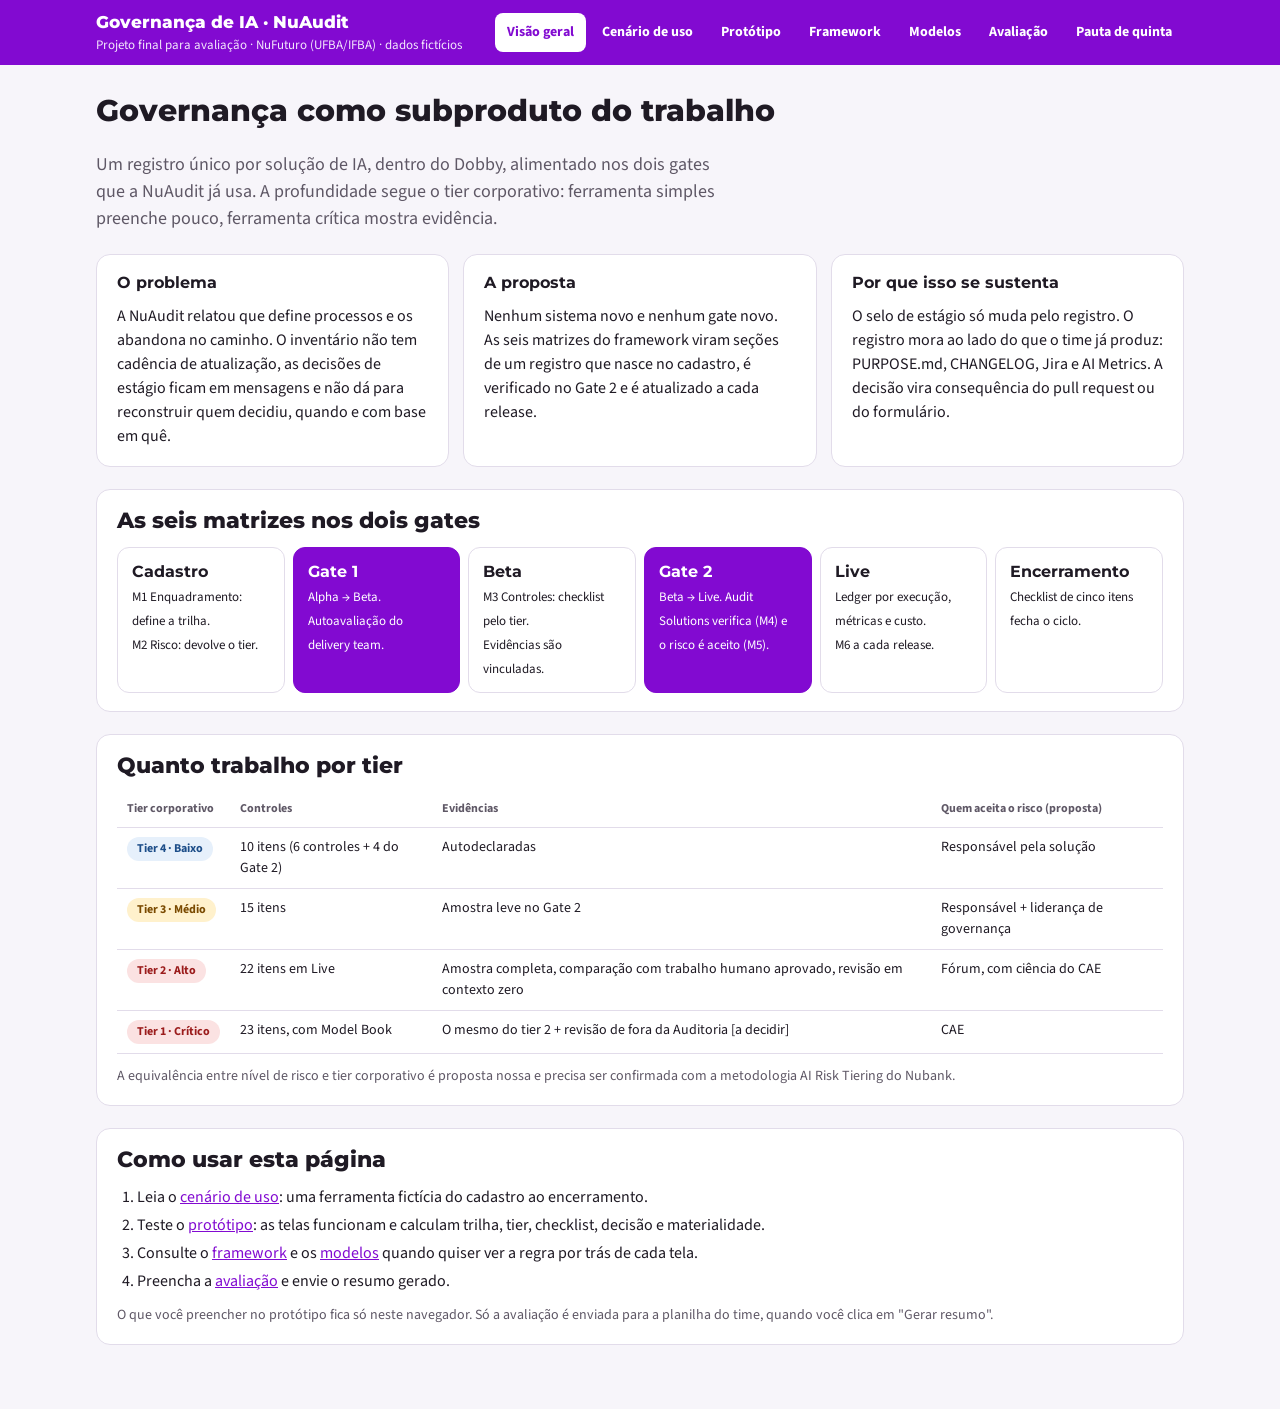
<file: index.html>
<!DOCTYPE html>
<html lang="pt-BR">
<head>
<meta charset="utf-8">
<meta name="viewport" content="width=device-width, initial-scale=1">
<meta name="robots" content="noindex, nofollow">
<title>Governança de IA NuAudit: projeto final</title>
<link rel="preconnect" href="https://fonts.googleapis.com">
<link rel="stylesheet" href="https://fonts.googleapis.com/css2?family=Montserrat:wght@600;700;800&family=Source+Sans+3:wght@400;600;700&display=swap">
<style>
:root{
  /* layout: barra de abas fixa no topo, coluna única de até 1120px; roxo como única cor de destaque */
  --ink:#1F1A24; --muted:#5F5866; --line:#E2DCEA; --bg:#F7F5FA; --card:#FFFFFF;
  --accent:#820AD1; --accent-dark:#5E0794; --lil:#F2EDF7;
  --ok-bg:#E3F1E6; --ok:#1E5E2E; --warn-bg:#FFF1CC; --warn:#7A4A00; --bad-bg:#FBE2E2; --bad:#9B1C1C; --info-bg:#E6F0FB; --info:#1D4E89;
  --display:'Montserrat','Segoe UI',Arial,sans-serif; --body:'Source Sans 3','Segoe UI',Arial,sans-serif;
  color-scheme:light;
}
*{box-sizing:border-box}
html{scroll-behavior:smooth}
body{margin:0;background:var(--bg);color:var(--ink);font-family:var(--body);font-size:16px;line-height:1.5}
h1,h2,h3{font-family:var(--display);text-wrap:balance;line-height:1.2;margin:0}
h1{font-size:30px;font-weight:800} h2{font-size:22px;font-weight:800} h3{font-size:16px;font-weight:700}
p{margin:0} a{color:var(--accent)} a:hover{color:var(--accent-dark)}
:focus-visible{outline:3px solid var(--accent-dark);outline-offset:2px}
header.top{position:sticky;top:0;z-index:5;background:var(--accent);color:#fff}
.top-in{max-width:1120px;margin:0 auto;padding:10px 16px;display:flex;flex-wrap:wrap;gap:8px 20px;align-items:center;justify-content:space-between}
.brand{font-family:var(--display);font-weight:800;font-size:17px}
.brand small{display:block;font-family:var(--body);font-weight:400;font-size:13px;color:#F3E6FC}
nav.tabs{display:flex;flex-wrap:wrap;gap:4px}
nav.tabs a{color:#fff;text-decoration:none;font-weight:700;font-size:14px;padding:9px 12px;border-radius:8px}
nav.tabs a[aria-current="page"]{background:#fff;color:var(--accent)}
main{max-width:1120px;margin:0 auto;padding:28px 16px 64px}
section.view{display:none;flex-direction:column;gap:22px}
section.view.on{display:flex}
.lead{font-size:18px;color:var(--muted);max-width:70ch}
.card{background:var(--card);border:1px solid var(--line);border-radius:14px;padding:18px 20px}
.grid{display:grid;gap:14px;grid-template-columns:repeat(auto-fit,minmax(240px,1fr))}
.stack{display:flex;flex-direction:column;gap:12px}
.row{display:flex;flex-wrap:wrap;gap:10px;align-items:center}
.muted{color:var(--muted)} .small{font-size:14px}
ul,ol{margin:0;padding-left:20px} li+li{margin-top:4px}
.chip{display:inline-block;padding:3px 10px;border-radius:999px;font-size:12px;font-weight:700;white-space:nowrap;background:var(--lil);color:var(--accent-dark)}
.chip.ok{background:var(--ok-bg);color:var(--ok)} .chip.warn{background:var(--warn-bg);color:var(--warn)} .chip.bad{background:var(--bad-bg);color:var(--bad)} .chip.info{background:var(--info-bg);color:var(--info)} .chip.grey{background:#EFEDF1;color:#4A4550}
.btn{display:inline-flex;align-items:center;justify-content:center;min-height:44px;padding:0 18px;border-radius:8px;border:2px solid var(--accent);background:var(--accent);color:#fff;font:inherit;font-weight:700;cursor:pointer;text-decoration:none}
.btn:hover{background:var(--accent-dark);border-color:var(--accent-dark);color:#fff}
.btn.ghost{background:#fff;color:var(--accent)} .btn.ghost:hover{background:var(--lil);color:var(--accent-dark)}
.btn.sm{min-height:36px;padding:0 12px;font-size:14px}
.tri button{min-height:40px;min-width:54px;padding:0 10px;border-radius:8px;border:2px solid #CFC6DA;background:#fff;color:var(--ink);font:inherit;font-weight:700;font-size:14px;cursor:pointer}
.tri button[aria-pressed="true"]{background:var(--accent);border-color:var(--accent);color:#fff}
label.f{display:flex;flex-direction:column;gap:4px;font-size:13px;font-weight:700}
input[type=text],input[type=number],select,textarea{min-height:42px;padding:8px 10px;border:0;border-bottom:2px solid #8E7FA3;border-radius:8px;background:var(--lil);font:inherit;color:var(--ink);width:100%}
input[type=checkbox]{width:20px;height:20px;accent-color:var(--accent)}
.tw{overflow-x:auto}
table{border-collapse:collapse;width:100%;font-size:14px}
th,td{text-align:left;vertical-align:top;padding:9px 10px;border-bottom:1px solid var(--line)}
th{font-size:12px;color:var(--muted);font-weight:700}
td.num{font-variant-numeric:tabular-nums}
.result{border-radius:14px;padding:16px 20px}
.result .big{font-family:var(--display);font-weight:800;font-size:24px;margin-top:2px}
.r-ok{background:var(--ok-bg);color:var(--ok)} .r-warn{background:var(--warn-bg);color:var(--warn)} .r-bad{background:var(--bad-bg);color:var(--bad)} .r-info{background:var(--info-bg);color:var(--info)} .r-lil{background:var(--lil);color:var(--accent-dark)}
.eyebrow{font-size:12px;font-weight:700;text-transform:uppercase;letter-spacing:.05em}
.flow{display:flex;flex-wrap:wrap;gap:8px;align-items:stretch}
.flow .st{flex:1 1 150px;background:var(--card);border:1px solid var(--line);border-radius:12px;padding:12px 14px}
.flow .st.gate{background:var(--accent);border-color:var(--accent);color:#fff}
.flow .st b{font-family:var(--display);display:block}
.flow .st span{font-size:13px}
details{background:var(--card);border:1px solid var(--line);border-radius:12px;padding:0 18px}
details>summary{cursor:pointer;font-family:var(--display);font-weight:700;padding:14px 0;min-height:44px}
details>div{padding:0 0 18px;display:flex;flex-direction:column;gap:12px}
.subnav{display:flex;flex-wrap:wrap;gap:6px}
.subnav button{min-height:40px;padding:0 12px;border-radius:8px;border:1px solid var(--line);background:#fff;font:inherit;font-size:14px;font-weight:700;color:var(--ink);cursor:pointer}
.subnav button[aria-current="true"]{background:var(--accent);border-color:var(--accent);color:#fff}
.step{display:flex;gap:14px;align-items:flex-start}
.step .n{flex:0 0 36px;height:36px;border-radius:18px;background:var(--accent);color:#fff;font-family:var(--display);font-weight:800;display:flex;align-items:center;justify-content:center}
.step .b{flex:1;min-width:0;display:flex;flex-direction:column;gap:6px}
pre{margin:0;background:#1F1A24;color:#F3E6FC;padding:14px 16px;border-radius:10px;overflow-x:auto;font-size:13px;line-height:1.5;white-space:pre}
.note{border-left:0;background:var(--lil);border-radius:10px;padding:10px 14px;font-size:14px}
.sr{position:absolute;width:1px;height:1px;overflow:hidden;clip:rect(0 0 0 0)}
@media (prefers-reduced-motion:reduce){html{scroll-behavior:auto}}
</style>
</head>
<body>
<header class="top"><div class="top-in">
  <div class="brand">Governança de IA · NuAudit<small>Projeto final para avaliação · NuFuturo (UFBA/IFBA) · dados fictícios</small></div>
  <nav class="tabs" aria-label="Seções">
    <a href="#inicio">Visão geral</a><a href="#cenario">Cenário de uso</a><a href="#prototipo">Protótipo</a><a href="#framework">Framework</a><a href="#modelos">Modelos</a><a href="#avaliacao">Avaliação</a><a href="#quinta">Pauta de quinta</a>
  </nav>
</div></header>
<main>

<!-- ============ VISÃO GERAL ============ -->
<section class="view" id="v-inicio">
  <h1>Governança como subproduto do trabalho</h1>
  <p class="lead">Um registro único por solução de IA, dentro do Dobby, alimentado nos dois gates que a NuAudit já usa. A profundidade segue o tier corporativo: ferramenta simples preenche pouco, ferramenta crítica mostra evidência.</p>
  <div class="grid">
    <div class="card stack"><h3>O problema</h3><p>A NuAudit relatou que define processos e os abandona no caminho. O inventário não tem cadência de atualização, as decisões de estágio ficam em mensagens e não dá para reconstruir quem decidiu, quando e com base em quê.</p></div>
    <div class="card stack"><h3>A proposta</h3><p>Nenhum sistema novo e nenhum gate novo. As seis matrizes do framework viram seções de um registro que nasce no cadastro, é verificado no Gate 2 e é atualizado a cada release.</p></div>
    <div class="card stack"><h3>Por que isso se sustenta</h3><p>O selo de estágio só muda pelo registro. O registro mora ao lado do que o time já produz: PURPOSE.md, CHANGELOG, Jira e AI Metrics. A decisão vira consequência do pull request ou do formulário.</p></div>
  </div>
  <div class="card stack">
    <h2>As seis matrizes nos dois gates</h2>
    <div class="flow">
      <div class="st"><b>Cadastro</b><span>M1 Enquadramento: define a trilha.<br>M2 Risco: devolve o tier.</span></div>
      <div class="st gate"><b>Gate 1</b><span>Alpha → Beta. Autoavaliação do delivery team.</span></div>
      <div class="st"><b>Beta</b><span>M3 Controles: checklist pelo tier.<br>Evidências são vinculadas.</span></div>
      <div class="st gate"><b>Gate 2</b><span>Beta → Live. Audit Solutions verifica (M4) e o risco é aceito (M5).</span></div>
      <div class="st"><b>Live</b><span>Ledger por execução, métricas e custo.<br>M6 a cada release.</span></div>
      <div class="st"><b>Encerramento</b><span>Checklist de cinco itens fecha o ciclo.</span></div>
    </div>
  </div>
  <div class="card stack">
    <h2>Quanto trabalho por tier</h2>
    <div class="tw"><table>
      <thead><tr><th>Tier corporativo</th><th>Controles</th><th>Evidências</th><th>Quem aceita o risco (proposta)</th></tr></thead>
      <tbody>
        <tr><td><span class="chip info">Tier 4 · Baixo</span></td><td>10 itens (6 controles + 4 do Gate 2)</td><td>Autodeclaradas</td><td>Responsável pela solução</td></tr>
        <tr><td><span class="chip warn">Tier 3 · Médio</span></td><td>15 itens</td><td>Amostra leve no Gate 2</td><td>Responsável + liderança de governança</td></tr>
        <tr><td><span class="chip bad">Tier 2 · Alto</span></td><td>22 itens em Live</td><td>Amostra completa, comparação com trabalho humano aprovado, revisão em contexto zero</td><td>Fórum, com ciência do CAE</td></tr>
        <tr><td><span class="chip bad">Tier 1 · Crítico</span></td><td>23 itens, com Model Book</td><td>O mesmo do tier 2 + revisão de fora da Auditoria [a decidir]</td><td>CAE</td></tr>
      </tbody></table></div>
    <p class="small muted">A equivalência entre nível de risco e tier corporativo é proposta nossa e precisa ser confirmada com a metodologia AI Risk Tiering do Nubank.</p>
  </div>
  <div class="card stack">
    <h2>Como usar esta página</h2>
    <ol>
      <li>Leia o <a href="#cenario">cenário de uso</a>: uma ferramenta fictícia do cadastro ao encerramento.</li>
      <li>Teste o <a href="#prototipo">protótipo</a>: as telas funcionam e calculam trilha, tier, checklist, decisão e materialidade.</li>
      <li>Consulte o <a href="#framework">framework</a> e os <a href="#modelos">modelos</a> quando quiser ver a regra por trás de cada tela.</li>
      <li>Preencha a <a href="#avaliacao">avaliação</a> e envie o resumo gerado.</li>
    </ol>
    <p class="small muted">O que você preencher no protótipo fica só neste navegador. Só a avaliação é enviada para a planilha do time, quando você clica em "Gerar resumo".</p>
  </div>
</section>

<!-- ============ CENÁRIO ============ -->
<section class="view" id="v-cenario">
  <h1>Cenário de uso: do cadastro ao encerramento</h1>
  <p class="lead">Bruna, auditora do pack de Crédito, criou o agente fictício "Resumo de evidências". Ele resume papéis de trabalho para o auditor revisar. Elisa é da Audit Solutions e faz o papel de challenger. Todos os nomes e dados são inventados.</p>
  <div class="card stack" id="cen-steps"></div>
  <div class="note">Os tempos de cada passo não estão no cenário de propósito: medir o tempo por gate é um dos objetivos do piloto.</div>
</section>

<!-- ============ PROTÓTIPO ============ -->
<section class="view" id="v-prototipo">
  <div class="row" style="justify-content:space-between">
    <div><h1>Protótipo do módulo de governança</h1><p class="muted">Simula o módulo dentro do Dobby. Solução selecionada: <b id="cur-name"></b></p></div>
    <button class="btn ghost sm" data-act="reset">Restaurar exemplo</button>
  </div>
  <div class="subnav" id="subnav" role="tablist" aria-label="Telas do protótipo"></div>
  <div id="proto" class="stack" aria-live="polite"></div>
</section>

<!-- ============ FRAMEWORK ============ -->
<section class="view" id="v-framework">
  <h1>Framework de referência</h1>
  <p class="lead">As regras por trás das telas. Cada bloco indica de onde veio.</p>
  <details open><summary>1. Matrizes, momentos e papéis</summary><div>
    <div class="tw"><table><thead><tr><th>Momento</th><th>Matriz</th><th>Quem faz</th><th>Saída</th></tr></thead><tbody>
    <tr><td>Cadastro, até o Gate 1</td><td>M1 Enquadramento</td><td>Delivery team; validação por quem não preencheu</td><td>Trilha: Expressa, Padrão ou Reforçada</td></tr>
    <tr><td>Cadastro, até o Gate 1</td><td>M2 Risco inerente</td><td>Delivery team; validação por quem não preencheu</td><td>Tier corporativo</td></tr>
    <tr><td>Gate 2</td><td>M3 Controles</td><td>Delivery team</td><td>Checklist pelo tier</td></tr>
    <tr><td>Gate 2</td><td>M4 Evidências</td><td>Audit Solutions (challenger)</td><td>Estado de cada item obrigatório</td></tr>
    <tr><td>Gate 2</td><td>M5 Decisão de uso</td><td>Quem aceita o risco, conforme o nível</td><td>Condição, limites e validade</td></tr>
    <tr><td>Cada release</td><td>M6 Materialidade</td><td>Delivery team</td><td>Entrada no CHANGELOG; matrizes a revisar</td></tr>
    </tbody></table></div>
    <div class="tw"><table><thead><tr><th>Atividade</th><th>Delivery team</th><th>Audit Solutions</th><th>Decision team / Comitê</th><th>Quem aceita o risco</th></tr></thead><tbody>
    <tr><td>Cadastro, M1 e M2</td><td>R</td><td>C (valida)</td><td>I</td><td>—</td></tr>
    <tr><td>Gate 1</td><td>A/R</td><td>C</td><td>I</td><td>—</td></tr>
    <tr><td>M3 e evidências</td><td>R</td><td>C</td><td>I</td><td>—</td></tr>
    <tr><td>M4 e sign-off do Gate 2</td><td>C</td><td>A</td><td>C</td><td>—</td></tr>
    <tr><td>M5 Decisão de uso</td><td>C</td><td>R</td><td>I</td><td>A</td></tr>
    <tr><td>M6 Mudança</td><td>R</td><td>A (Média ou Alta)</td><td>I</td><td>A (Alta)</td></tr>
    <tr><td>Custo e métricas</td><td>A/R em Beta</td><td>A/R em Live</td><td>I</td><td>—</td></tr>
    <tr><td>Encerramento</td><td>C</td><td>A/R</td><td>I</td><td>—</td></tr>
    </tbody></table></div>
    <p class="small muted">R executa · A responde pela decisão · C consultado · I informado. Segue o RACI do Rollout Governance da NuAudit. Em aberto: a Audit Solutions pertence à própria Auditoria; para o tier 1, propomos avaliar revisão pela 2ª linha ou por Model Risk.</p>
  </div></details>
  <details><summary>2. Reconciliação: nove etapas da arquitetura × Alpha, Beta, Live</summary><div>
    <div class="tw"><table><thead><tr><th>Etapa da arquitetura (G1 a G9)</th><th>Onde acontece</th><th>O que o registro pede</th></tr></thead><tbody>
    <tr><td>G1 Ideação · G2 Caso de uso</td><td>Cadastro, em Alpha</td><td>M1 e M2 como registro leve de intenção, completável até o Gate 2</td></tr>
    <tr><td>G3 Desenvolvimento</td><td>Alpha</td><td>PURPOSE.md, prompts e configuração versionados</td></tr>
    <tr><td>G4 Validação</td><td>Gate 1 e Gate 2</td><td>Autoavaliação no Gate 1; verificação pela Audit Solutions no Gate 2</td></tr>
    <tr><td>G5 Implantação</td><td>Gate 2</td><td>M5: condição, limites, validade. Liberação em etapas: testers, beta, live</td></tr>
    <tr><td>G6 Produção</td><td>Live</td><td>Ledger por execução. A produção é um ciclo dentro do ciclo</td></tr>
    <tr><td>G7 Monitoramento</td><td>Live</td><td>Utility Score, concordância IA × auditor, custo; revisão na validade</td></tr>
    <tr><td>G8 Melhoria</td><td>Cada release</td><td>M6 no CHANGELOG</td></tr>
    <tr><td>G9 Descontinuação</td><td>Encerramento</td><td>Checklist de cinco itens</td></tr>
    </tbody></table></div>
    <p class="small muted">Fontes: Arquitetura do Framework v2 (NuFuturo), Rollout Governance (NuAudit), feedback do time técnico de 05/08/2026.</p>
  </div></details>
  <details><summary>3. M1 Enquadramento</summary><div>
    <ul id="fw-q"></ul>
    <ul><li><b>Fora do escopo:</b> sem IA ou sem vínculo com a NuAudit.</li><li><b>Reforçada:</b> algum Sim em P1, P2, P3, P4 ou P7.</li><li><b>Pendente:</b> "Não sei" em pergunta decisiva. Não autoriza uso.</li><li><b>Expressa:</b> experimento isolado, com P5 e P6 = Não. Uso real refaz o enquadramento.</li><li><b>Padrão:</b> os demais casos.</li></ul>
    <p class="small muted">Se P2 = Sim, o registro encaminha ao DPO e à Segurança da Informação. Base: Nota Técnica, Matriz 1.</p>
  </div></details>
  <details><summary>4. M2 Risco inerente e tier corporativo</summary><div>
    <p>Se a solução já tem tier corporativo, ele é importado. Se não tem, avalia-se cada cenário de falha por impacto e probabilidade (1 a 4), antes dos controles. Vale o maior nível entre os cenários, sem média.</p>
    <div class="tw"><table><thead><tr><th>Impacto \ Probabilidade</th><th>1 Rara</th><th>2 Possível</th><th>3 Provável</th><th>4 Quase certa</th></tr></thead><tbody id="fw-m2"></tbody></table></div>
    <ul><li>Dados sensíveis ou pessoais em larga escala: piso Alto.</li><li>Ação autônoma sobre TI ou finanças sem revisão prévia: Crítico.</li><li>Saída generativa com influência em relatório regulatório: sobe um nível.</li></ul>
    <p>Equivalência proposta: Crítico = tier 1, Alto = tier 2, Médio = tier 3, Baixo = tier 4 <b>[confirmar com o Nubank]</b>.</p>
    <p class="small muted">Ajuste nosso sobre a Nota Técnica: pela multiplicação original, Crítico só ocorria com 4 × 4. Na tabela acima, impacto 4 nunca fica abaixo de Alto e 4 × 3 já é Crítico.</p>
  </div></details>
  <details><summary>5. M3 Catálogo de controles e obrigatoriedade por tier</summary><div>
    <div class="tw"><table><thead><tr><th>Grupo</th><th>Controle</th><th>Evidência esperada</th><th>Tier 4</th><th>Tier 3</th><th>Tier 2</th><th>Tier 1</th><th>Biblioteca</th></tr></thead><tbody id="fw-ct"></tbody></table></div>
    <p class="small muted">"Biblioteca" aponta para os 58 controles da Arquitetura de Inventário e GRC (NuFuturo, ago. 2026). O checklist não é bloqueante: lacunas ficam registradas com responsável e prazo e pesam na M5.</p>
  </div></details>
  <details><summary>6. M4 Evidências</summary><div>
    <ul><li><b>M</b> Demonstrado: evidência localizada e teste registrado, com revisor e data.</li><li><b>P</b> Parcial. <b>N</b> Não demonstrado. <b>NT</b> Não testável. <b>NA</b> Não aplicável, com justificativa aceita.</li><li>Sem soma e sem nota global. P, N ou NT em item obrigatório impedem concluir pela auditabilidade.</li><li>Um link sozinho não comprova: o revisor testa uma amostra proporcional ao tier.</li></ul>
    <div class="tw"><table><thead><tr><th>Dimensão</th><th>Alpha</th><th>Beta</th><th>Live</th></tr></thead><tbody>
    <tr><td>Escopo, uso e identidade</td><td>Uso previsto, dono e limites registrados</td><td>Versão candidata e integrações identificadas</td><td>Versão ativa e histórico de releases recuperáveis</td></tr>
    <tr><td>Proveniência de dados, modelo e configuração</td><td>Fontes, modelo e prompt previstos</td><td>O que foi de fato usado no piloto, versionado</td><td>Mudanças ligadas à versão e às execuções</td></tr>
    <tr><td>Reconstrução de execução e decisão</td><td>Campos de registro definidos</td><td>Amostra do piloto reconstruível de ponta a ponta</td><td>Eventos recuperáveis durante a retenção</td></tr>
    <tr><td>Testes e limites</td><td>Plano e critérios</td><td>Resultados ligados à versão</td><td>Monitoramento e reavaliações</td></tr>
    <tr><td>Supervisão humana</td><td>Quem decide e como rejeita a saída</td><td>Trilha de aprovação na amostra</td><td>Intervenções e exceções recuperáveis</td></tr>
    <tr><td>Acesso, retenção e mudança</td><td>Links e responsáveis definidos</td><td>Revisor recupera os artefatos</td><td>Teste de recuperação registrado</td></tr>
    </tbody></table></div>
    <p class="small muted">Base: nota e planilha da Matriz 4 (Victor Augusto, set. 2026).</p>
  </div></details>
  <details><summary>7. M5 Decisão de uso</summary><div>
    <p>Sete critérios, de 0 a 3: 0 ausente, 1 parcial ou informal, 2 implementado e documentado, 3 implementado, documentado e verificado.</p>
    <ul><li><b>Mitigação Forte</b> (todos ≥ 2 e ao menos quatro com 3): reduz 2 níveis.</li><li><b>Adequada</b> (nenhum 0 e média ≥ 2,0): reduz 1 nível.</li><li><b>Fraca:</b> não reduz.</li><li><b>Piso:</b> inerente Alto ou Crítico nunca fica abaixo de Médio.</li></ul>
    <div class="tw"><table><thead><tr><th>Risco residual</th><th>Condição</th><th>Estágio máximo</th><th>Quem aceita (proposta)</th><th>Validade</th></tr></thead><tbody>
    <tr><td>Baixo</td><td>Liberado</td><td>Live</td><td>Responsável pela solução</td><td>12 meses</td></tr>
    <tr><td>Médio</td><td>Liberado com condições</td><td>Live</td><td>Responsável + liderança de governança de IA</td><td>6 meses</td></tr>
    <tr><td>Alto</td><td>Uso restrito</td><td>Beta</td><td>Fórum de governança, com ciência do CAE</td><td>3 meses ou fim do piloto</td></tr>
    <tr><td>Crítico</td><td>Não autorizado</td><td>Alpha isolado</td><td>CAE</td><td>Até reavaliação</td></tr>
    </tbody></table></div>
    <ul><li><b>E1</b> saída com efeito sem revisão humana (C1 = 0): não autorizado.</li><li><b>E2</b> dados sem tratamento autorizado (C6 = 0): não autorizado.</li><li><b>E3</b> sem monitoramento nem desativação (C5 = 0): máximo Beta.</li><li><b>E4</b> não auditável (C4 = 0): máximo Beta.</li><li><b>E5</b> incidente grave sem tratamento: suspenso.</li></ul>
    <p class="small muted">Base: nota e planilha da Matriz 5 (Paulo, set. 2026). Harmonização nossa com a Nota Técnica consolidada: auditabilidade parcial (C4 = 1) também limita o estágio a Beta. Os papéis de aceite precisam ser traduzidos para a estrutura nova da NuAudit.</p>
  </div></details>
  <details><summary>8. M6 Materialidade da mudança</summary><div>
    <ol><li>Registrar a mudança como entrada do CHANGELOG.</li><li>Se estava prevista no envelope documentado do agente e não aciona gatilho, segue o fluxo normal de release.</li><li>Caso contrário, pontuar seis dimensões de 1 a 3: finalidade, dados, impacto e risco, funcionamento, usuários afetados, controles.</li><li>Soma 6 a 9: Baixa. 10 a 14: Média. 15 a 18: Alta. Qualquer nota 3 garante no mínimo Média.</li><li>Gatilhos que levam direto a Alta: nova finalidade principal, novo modelo ou lógica decisória, controles insuficientes, novos dados sensíveis.</li></ol>
    <p>Baixa mantém a classificação. Média revisa só as matrizes afetadas. Alta exige nova avaliação, e o aceite anterior deixa de valer. Troca de modelo na plataforma é avaliada uma vez para todos os agentes afetados. Não fracionar mudanças.</p>
    <p class="small muted">Base: pesquisa da Matriz 6 (Gustavo, set. 2026); conceito de modificação substancial do AI Act, art. 3(23) e 43(4).</p>
  </div></details>
  <details><summary>9. Encerramento (descontinuação)</summary><div>
    <p><b>Gatilhos para abrir o encerramento:</b> Utility Score na faixa baixa por dois ciclos seguidos [limiar a calibrar], substituição por outra solução, incidente grave sem correção viável, solução sem dono, aceite vencido sem renovação.</p>
    <p><b>Evidência que fecha o ciclo:</b> registro de encerramento com cinco itens.</p>
    <ol><li>Motivo e decisão registrados, com data e responsável.</li><li>Usuários e packs dependentes avisados.</li><li>Prompts, configuração e ledger arquivados.</li><li>Dados descartados conforme a política de retenção.</li><li>Acessos removidos e selo atualizado para "Encerrada".</li></ol>
    <p class="small muted">Responde ao ponto do time técnico: há critério de descontinuação, mas nunca houve encerramento formal com arquivamento. Falta definir o prazo de retenção de prompts, logs e ledgers [decisão da NuAudit].</p>
  </div></details>
  <details><summary>10. Custo e métricas</summary><div>
    <ul><li><b>Custo por agente:</b> lido da AI Metrics Platform, que já tem a coluna de custo. O registro guarda o dono do custo e um limite de alerta, definido no Gate 2.</li><li><b>Dono do custo:</b> delivery team em Beta, Audit Solutions em Live, como no RACI do Rollout Governance.</li><li><b>Verified AI Utility Score:</b> uso × satisfação, já calculado pela NuAudit. Entra na revisão de cada validade.</li><li><b>Concordância IA × auditor:</b> quantas vezes a decisão final do auditor coincide com a recomendação. É a medida de qualidade da saída.</li><li><b>Tempo por gate:</b> mede o custo da própria governança. Se subir, o processo está ficando burocrático.</li></ul>
    <div class="tw"><table><thead><tr><th>Indicador</th><th>Fonte</th></tr></thead><tbody>
    <tr><td>% de soluções em uso com registro e selo válidos</td><td>Dobby</td></tr><tr><td>% de mudanças de estágio com decisão registrada</td><td>Dobby</td></tr><tr><td>Aceites vencidos</td><td>Dobby</td></tr><tr><td>Utility Score e concordância IA × auditor por agente</td><td>AI Metrics Platform</td></tr><tr><td>Custo por agente frente ao limite</td><td>AI Metrics Platform</td></tr><tr><td>Tempo gasto por gate</td><td>Dobby</td></tr>
    </tbody></table></div>
    <p class="small muted">Metas: definir com a NuAudit depois do piloto.</p>
  </div></details>
  <details><summary>11. Matriz de riscos</summary><div>
    <div class="tw"><table><thead><tr><th>Risco</th><th>Pergunta que aciona</th><th>Controles que tratam</th><th>Categoria no NIST AI 600-1</th></tr></thead><tbody id="fw-rk"></tbody></table></div>
    <p class="small muted">Categorias de risco: Checklist de Tiering v0.3 e Arquitetura de Inventário e GRC (NuFuturo). Cada "Sim" no enquadramento já aponta os riscos e os controles.</p>
  </div></details>
  <details><summary>12. NIST AI 600-1: o que entra no catálogo</summary><div>
    <div class="tw"><table><thead><tr><th>Categoria de risco (NIST AI 600-1, 2024)</th><th>Aplicação ao portfólio da NuAudit</th><th>Controle no catálogo</th></tr></thead><tbody id="fw-nist"></tbody></table></div>
    <p class="small muted">Mapeamento inicial feito para este projeto final. Precisa passar pelo método de derivação (CDM) da equipe antes de ser tratado como requisito.</p>
  </div></details>
</section>

<!-- ============ MODELOS ============ -->
<section class="view" id="v-modelos">
  <h1>Modelos para o piloto</h1>
  <p class="lead">Quatro modelos prontos para copiar. O piloto roda com eles, sem construir sistema: a ferramenta é a fase 3 da RFC.</p>
  <div class="card stack"><div class="row" style="justify-content:space-between"><h2>Arquivo de governança (GOVERNANCE.md)</h2><button class="btn ghost sm" data-copy="t-gov">Copiar</button></div><p class="muted small">Fica no repositório do agente, ao lado do PURPOSE.md e do CHANGELOG. A aprovação do pull request é o registro da decisão.</p><pre id="t-gov"></pre></div>
  <div class="card stack"><div class="row" style="justify-content:space-between"><h2>Ledger de execução (uma linha por execução)</h2><button class="btn ghost sm" data-copy="t-led">Copiar</button></div><p class="muted small">Padrão mínimo. Guarda referência da entrada, não o conteúdo, para não duplicar dado sensível.</p><pre id="t-led"></pre></div>
  <div class="card stack"><div class="row" style="justify-content:space-between"><h2>Registro de decisão (formulário ou descrição do pull request)</h2><button class="btn ghost sm" data-copy="t-dec">Copiar</button></div><pre id="t-dec"></pre></div>
  <div class="card stack"><div class="row" style="justify-content:space-between"><h2>Planilha do piloto</h2><button class="btn ghost sm" data-copy="t-pil">Copiar para colar na planilha</button></div><p class="muted small">Colunas separadas por tabulação. Cole na célula A1 de uma planilha vazia. Uma linha por solução do piloto.</p><pre id="t-pil"></pre></div>
</section>

<!-- ============ AVALIAÇÃO ============ -->
<section class="view" id="v-avaliacao">
  <h1>Avaliação pelo time</h1>
  <p class="lead">Faça as cinco tarefas no protótipo, anote como foi e gere o resumo no fim. Leva cerca de 20 minutos.</p>
  <form id="ev" class="stack" autocomplete="off">
    <div class="card grid"><label class="f" for="ev-nome">Seu nome<input type="text" id="ev-nome"></label><label class="f" for="ev-papel">Seu papel<select id="ev-papel"><option>Equipe UFBA/IFBA</option><option>NuAudit: delivery team</option><option>NuAudit: Audit Solutions</option><option>NuAudit: liderança</option><option>Outro</option></select></label></div>
    <div class="card stack"><h2>Tarefas</h2><div class="tw"><table><thead><tr><th>Tarefa</th><th>Conseguiu?</th><th>Minutos</th><th>Clareza (1 a 5)</th></tr></thead><tbody id="ev-t"></tbody></table></div></div>
    <div class="card stack"><h2>Perguntas</h2>
      <label class="f" for="ev-bur">Onde pareceu burocrático?<textarea id="ev-bur" rows="2"></textarea></label>
      <label class="f" for="ev-cut">O que você cortaria?<textarea id="ev-cut" rows="2"></textarea></label>
      <label class="f" for="ev-mis">O que faltou?<textarea id="ev-mis" rows="2"></textarea></label>
      <label class="f" for="ev-tier">O tier e a condição de uso que saíram batem com a sua percepção de risco?<textarea id="ev-tier" rows="2"></textarea></label>
      <label class="f" for="ev-nota">Nota geral: usaria isto no dia a dia? (1 a 5)<select id="ev-nota"><option value="">—</option><option>1</option><option>2</option><option>3</option><option>4</option><option>5</option></select></label>
    </div>
    <div class="row"><button type="submit" class="btn">Gerar resumo</button></div>
    <div class="card stack"><div class="row" style="justify-content:space-between"><h2>Resumo para enviar</h2><button type="button" class="btn ghost sm" data-copy="ev-out">Copiar</button></div><p class="small" id="ev-st" role="status">Ao gerar o resumo, a página envia a sua avaliação para a planilha do time. Se não conseguir, copie e cole no canal combinado.</p><textarea id="ev-out" rows="12" readonly aria-label="Resumo da avaliação"></textarea></div>
  </form>
  <div class="card stack" id="ev-adm" hidden><div class="row" style="justify-content:space-between"><h2>Avaliações recebidas</h2><div class="row"><button type="button" class="btn ghost sm" id="ev-reload">Atualizar</button><button type="button" class="btn ghost sm" data-copy="ev-all">Copiar todas</button></div></div><p class="small muted">Visível só para o dono e os editores da página.</p><div class="tw"><table><thead><tr><th>Data</th><th>Nome</th><th>Papel</th><th>Nota</th><th>Tarefas (conseguiu · min · clareza)</th><th>Burocrático</th><th>Cortaria</th><th>Faltou</th><th>Tier bate?</th></tr></thead><tbody id="ev-rows"><tr><td colspan="9" class="muted">Carregando.</td></tr></tbody></table></div><pre id="ev-all" class="sr"></pre></div>
</section>

<!-- ============ QUINTA ============ -->
<section class="view" id="v-quinta">
  <h1>Pauta de quinta, 12/11/2026</h1>
  <p class="lead">Roteiro de 20 minutos para a reunião com a NuAudit, as cinco decisões que precisamos deles e o estado de cada pendência.</p>
  <div class="card stack"><h2>Roteiro</h2><div class="tw"><table><thead><tr><th>Min</th><th>Bloco</th><th>O que mostrar</th></tr></thead><tbody>
    <tr><td class="num">0–3</td><td>O que ouvimos de vocês</td><td>Aderência é o problema; Dobby é o registro; os gates já existem. Aba Visão geral</td></tr>
    <tr><td class="num">3–10</td><td>Demonstração</td><td>Cenário de uso no protótipo: cadastro, tier, Gate 2, decisão. Uma ferramenta simples e uma de tier 2</td></tr>
    <tr><td class="num">10–13</td><td>Mudança e encerramento</td><td>Envelope de mudanças previstas e checklist de encerramento</td></tr>
    <tr><td class="num">13–18</td><td>Cinco decisões</td><td>Lista abaixo</td></tr>
    <tr><td class="num">18–20</td><td>Piloto e próximos passos</td><td>Dois casos, formato, o que medir</td></tr>
  </tbody></table></div></div>
  <div class="card stack"><h2>Decisões que precisamos da NuAudit</h2><ol>
    <li>O módulo de governança pode viver no Dobby, com selo de estágio e arquivo de governança no repositório do agente?</li>
    <li>Podem compartilhar os critérios do AI Risk Tiering corporativo, para fecharmos a equivalência com a M2?</li>
    <li>Quem aceita o risco em cada nível, na estrutura nova?</li>
    <li>Para o tier 1, haverá revisão de fora da Auditoria?</li>
    <li>Quais são os dois casos do piloto e quem responde por cada um?</li></ol></div>
  <div class="card stack"><h2>Piloto proposto</h2><ul>
    <li><b>Caso de maior impacto (sugestão):</b> Action Plan Validator. Tem PRD, devolve recomendação e terá uso pelos auditados.</li>
    <li><b>Caso simples (sugestão):</b> um assistente de conhecimento em NotebookLM.</li>
    <li><b>Formato:</b> arquivo de governança no repositório e a planilha da aba Modelos.</li>
    <li><b>O que medir:</b> tempo por matriz, se o tier bate com a percepção do time e quais itens sobraram ou faltaram.</li></ul></div>
  <div class="card stack"><h2>Estado das pendências</h2><div class="tw"><table><thead><tr><th>Pendência</th><th>Situação</th><th>Como ficou</th></tr></thead><tbody>
    <tr><td>Descontinuação</td><td><span class="chip ok">Resolvida</span></td><td>Gatilhos e checklist de cinco itens (Framework, bloco 9; tela Encerramento)</td></tr>
    <tr><td>Custo</td><td><span class="chip ok">Resolvida</span></td><td>Dono e limite de alerta no registro; leitura da AI Metrics (bloco 10)</td></tr>
    <tr><td>Matriz de riscos</td><td><span class="chip ok">Resolvida</span></td><td>15 riscos ligados a pergunta, controle e NIST AI 600-1 (bloco 11)</td></tr>
    <tr><td>Catálogo de controles por tier e gate</td><td><span class="chip ok">Resolvida</span></td><td>Bloco 5; o mesmo catálogo alimenta a tela do Gate 2</td></tr>
    <tr><td>Nove etapas × Alpha, Beta, Live</td><td><span class="chip ok">Resolvida</span></td><td>Tabela de reconciliação (bloco 2)</td></tr>
    <tr><td>Modelos do piloto</td><td><span class="chip ok">Resolvida</span></td><td>Arquivo de governança, ledger, registro de decisão e planilha (aba Modelos)</td></tr>
    <tr><td>NIST AI 600-1</td><td><span class="chip warn">Parcial</span></td><td>Mapeamento inicial das 12 categorias (bloco 12). Falta a derivação pelo método da equipe</td></tr>
    <tr><td>SR 26-2</td><td><span class="chip ok">Verificada</span></td><td>Emitida em 17/04/2026 por Fed, OCC e FDIC; substitui a SR 11-7 e a SR 21-8. Usar só como referência de proporcionalidade: análises indicam que IA generativa e agêntica ficam fora do escopo</td></tr>
    <tr><td>Colorado SB 26-189</td><td><span class="chip ok">Verificada</span></td><td>Sancionada em maio de 2026 (14/05 na maioria das fontes; uma indica 20/05), vigência em 01/01/2027; revoga e substitui a SB 24-205</td></tr>
    <tr><td>Citações da ISO/IEC 42001</td><td><span class="chip bad">Aberta</span></td><td>A norma é paga e não está na pasta. Conferir no texto, em especial o controle A.4.2 citado na Matriz 1</td></tr>
    <tr><td>Equivalência nível × tier corporativo</td><td><span class="chip bad">Depende do Nubank</span></td><td>Decisão 2</td></tr>
    <tr><td>Papéis de aceite e revisão do tier 1</td><td><span class="chip bad">Depende do Nubank</span></td><td>Decisões 3 e 4</td></tr>
    <tr><td>Prazo de retenção de prompts, logs e ledgers</td><td><span class="chip bad">Depende do Nubank</span></td><td>Necessário para o item 4 do encerramento</td></tr>
  </tbody></table></div></div>
  <div class="card stack"><h2>Correções nas notas técnicas, por matriz</h2><div class="tw"><table><thead><tr><th>Matriz</th><th>Correção</th></tr></thead><tbody>
    <tr><td>M1 Enquadramento</td><td>Conferir a citação do controle A.4.2 da ISO/IEC 42001. Retirar o nome de colega do campo de preenchimento</td></tr>
    <tr><td>M2 Risco inerente</td><td>Trocar as três linhas de defesa pelos papéis do Rollout Governance. RIPD só quando há dado pessoal. Remover o gatilho de infraestrutura crítica, que não está na lista. Rever a descrição do Sentinela: o AI Status o descreve como curadoria de contexto em três camadas, não como auditor de código. Adotar a tabela de consulta. Retirar o rodapé "Uso Interno" do Nubank</td></tr>
    <tr><td>M3 Controles</td><td>Retirar o bloqueio de gate no Jira: o checklist da NuAudit é não bloqueante. Trocar a validação pela 2ª linha pela Audit Solutions. Ligar o nível ao tier. Incluir o catálogo</td></tr>
    <tr><td>M4 Evidências</td><td>Manter. Fixar a lista de itens obrigatórios por tier</td></tr>
    <tr><td>M5 Condições de uso</td><td>Manter a regra reproduzível e a tabela de aceite, que saíram da nota consolidada. Unificar "Moderado" e "Médio"</td></tr>
    <tr><td>M6 Materialidade</td><td>Manter o passo da mudança prevista e a nota sobre dependências compartilhadas, que saíram da nota consolidada</td></tr>
  </tbody></table></div></div>
  <div class="card stack"><div class="row" style="justify-content:space-between"><h2>E-mail para a NuAudit</h2><button class="btn ghost sm" data-copy="t-mail">Copiar</button></div><pre id="t-mail" style="white-space:pre-wrap"></pre></div>
  <div class="card stack"><h2>Fontes</h2><ul class="small">
    <li>NuAudit. Rollout Governance: roles, responsibilities and phased rollout (em revisão, 2026); AI Strategy Toolkit (2026); Product Strategy: AI Metrics Platform; Product Toolkit: Auditee-facing Action Plan Validator; AI Status (exemplo, jun. 2026).</li>
    <li>NuAudit. Respostas à solicitação de informações (27/10/2026); feedback do time técnico (05/08/2026); RFC v1.</li>
    <li>NuFuturo. Ata de 03/09/2026; Status Report de 29/10/2026; Arquitetura do Framework v2; Arquitetura de Inventário e GRC (ago. 2026); Matrizes de Classificação, Nota Técnica v1.0 e notas originais das seis matrizes.</li>
    <li>NIST. AI RMF 1.0 (NIST AI 100-1, 2023); Generative AI Profile (NIST AI 600-1, 2024).</li>
    <li>ISO/IEC 42001:2023; ISO/IEC 23894:2023. IIA, Global Internal Audit Standards (2024). Lei nº 13.709/2018 (LGPD).</li>
    <li>Federal Reserve, OCC e FDIC, SR 26-2 (17/04/2026). Colorado SB 26-189 (2026). Ambas conferidas por busca na web em 10/11/2026.</li>
  </ul></div>
</section>
</main>

<script>
"use strict";
const $=s=>document.querySelector(s);
const esc=s=>String(s==null?'':s).replace(/[&<>"]/g,c=>({'&':'&amp;','<':'&lt;','>':'&gt;','"':'&quot;'}[c]));
const NV=['','Baixo','Médio','Alto','Crítico'], NVC=['','info','warn','bad','bad'];
const chip=(t,k)=>'<span class="chip '+(k||'')+'">'+esc(t)+'</span>';

/* ---------- dados do framework ---------- */
const Q=[['ia','A solução usa inteligência artificial?'],['vinc','É usada ou desenvolvida no contexto da NuAudit?'],
['p1','P1 · A saída entra em conclusão, parecer ou relatório oficial de auditoria?'],
['p2','P2 · Trata dado pessoal, confidencial, papel de trabalho ou dado de auditado?'],
['p3','P3 · Decide ou age sozinha (escreve, envia, altera) sem revisão humana antes?'],
['p4','P4 · Apoia teste SOX/ICFR ou gera informação usada para avaliar pessoas?'],
['p7','P7 · Uma falha pode ter impacto relevante (operacional, financeiro, reputacional ou na qualidade da auditoria)?'],
['p5','P5 · É usada por mais de um pack ou diretamente pelos auditados?'],
['p6','P6 · Usa modelo ou fornecedor fora das plataformas homologadas?'],
['iso','É experimento isolado, com dados públicos ou sintéticos e sem uso real?']];
const CT=[
['N1','c1','Escopo, finalidade e limites documentados','PURPOSE.md ou PRD','CTRL-001, 012'],
['N1','c2','Responsável nomeado (uma pessoa)','Registro da solução','CTRL-003'],
['N1','c3','Acesso autorizado a dados e ferramentas','Configuração de acesso','CTRL-015'],
['N1','c4','Teste básico da tarefa','Resultado de casos de teste','CTRL-021'],
['N1','c5','Versão de modelo, prompt e configuração registrada','Tag ou histórico do repositório','CTRL-014'],
['N1','c6','Forma de interromper o uso','Passo de desligamento testado','CTRL-032'],
['N2','c7','Testes dos cenários de falha, com limiar','Relatório de testes da versão','CTRL-022'],
['N2','c8','Supervisão humana antes de a saída ter efeito','Registro de aceite ou rejeição','CTRL-036'],
['N2','c9','Ledger de execução','Amostra de execuções reconstruída','CTRL-035'],
['N2','c10','Tratamento de incidentes','Registro de incidente e correção','CTRL-040'],
['N2','c11','Acompanhamento de desempenho','Utility Score e concordância IA × auditor','CTRL-039'],
['N3','c12','Validação por quem não construiu','Relatório do validador','CTRL-025, 055'],
['N3','c13','Testes de segurança e uso adverso (prompt injection, vazamento)','Relatório de teste','CTRL-023'],
['N3','c14','Limites de ações e permissões do agente','Especificação e teste de bloqueio','CTRL-016, 031'],
['N3','c15','Monitoramento com critério de intervenção','Limites de alerta definidos','CTRL-039, 045'],
['N3','c16','Contingência ou reversão testada','Evidência do teste','CTRL-032'],
['G2','g1','Integração com os serviços da plataforma, sem infraestrutura paralela','Arquitetura no PRD','Rollout Governance'],
['G2','g2','Documentação de uso e suporte publicada','Guia de uso','Rollout Governance'],
['G2','g3','Feedback do beta revisado; bloqueantes resolvidos','Registro de feedback','Rollout Governance'],
['G2','g4','Dono do custo e limite de alerta definidos','Campo do registro; AI Metrics','GAP-016'],
['PRIV','p1','Parecer de privacidade e segurança (se P2 = Sim)','Parecer do DPO ou da Segurança','CTRL-006, 017'],
['T12','t1','Comparação com trabalho humano já aprovado','Relatório IA × auditor','CTRL-028'],
['T12','t2','Revisão independente em contexto zero','Registro da revisão','CTRL-025'],
['T1','t3','Registro no Model Book e revisão de fora da Auditoria','Registro e parecer','CTRL-055']
].map(a=>({g:a[0],id:a[1],t:a[2],ev:a[3],lib:a[4]}));
const GN={N1:'Nível 1',N2:'Nível 2',N3:'Nível 3',G2:'Gate 2',PRIV:'Condicional',T12:'Tiers 1 e 2',T1:'Tier 1'};
const RK=[
['R01 Confiabilidade da saída','P1','Testes de falha, comparação com trabalho humano','Confabulation'],
['R02 Dependência indevida do auditor','P1','Supervisão humana, concordância IA × auditor','Human-AI Configuration'],
['R03 Confidencialidade dos dados de auditoria','P2','Acesso autorizado, parecer de privacidade e segurança','Data Privacy; Information Security'],
['R04 Segurança da IA','P3','Testes de segurança e uso adverso','Information Security'],
['R05 Autonomia do agente','P3','Limites de ações e permissões, supervisão humana','Human-AI Configuration'],
['R06 Explicabilidade e rastreabilidade','P1','Ledger de execução, versão registrada','Information Integrity'],
['R07 Qualidade e consistência','P1','Teste básico, acompanhamento de desempenho','Confabulation'],
['R08 Viés','P4','Teste de viés quando houver avaliação de pessoas ou amostragem','Harmful Bias and Homogenization'],
['R09 Conformidade e independência','P4','Validação por quem não construiu; challenger','—'],
['R10 Terceiros e modelo fundacional','P6','Uso de plataformas homologadas; avaliação do fornecedor','Value Chain and Component Integration'],
['R11 Privacidade e proteção de dados','P2','Parecer do DPO, minimização','Data Privacy'],
['R12 Operacional e resiliência','P5','Forma de interromper, contingência, incidentes','Value Chain and Component Integration'],
['R13 Regulatório','P4','Encaminhamento a SOX, Compliance ou Jurídico','—'],
['R14 Reputacional','P5','Selo de estágio visível; comunicação de beta','—'],
['R15 Descontinuação desordenada','Encerramento','Checklist de encerramento','—']];
const NIST=[
['CBRN Information','Não se aplica ao escopo','—'],
['Confabulation','Central: saída falsa contamina a conclusão de auditoria','Testes de falha com limiar; comparação com trabalho humano; concordância IA × auditor'],
['Dangerous, Violent, or Hateful Content','Baixa relevância; coberto pelas plataformas homologadas','—'],
['Data Privacy','Alta: papéis de trabalho e dados de auditados','Acesso autorizado; parecer de privacidade; ledger sem conteúdo sensível'],
['Environmental Impacts','Fora do escopo; o custo por agente acompanha o consumo','Dono do custo e limite de alerta'],
['Harmful Bias and Homogenization','Quando a solução prioriza testes, amostra ou avalia pessoas','Teste de viés [incluir como condicional de P4]'],
['Human-AI Configuration','Alta: dependência indevida e autonomia','Supervisão humana; limites de ações; treinamento'],
['Information Integrity','Rastreabilidade e proveniência das saídas','Ledger de execução; versão registrada'],
['Information Security','Alta: prompt injection e vazamento','Testes de segurança e uso adverso'],
['Intellectual Property','Baixa; atenção a material protegido em bases de conhecimento [avaliar]','—'],
['Obscene, Degrading, and/or Abusive Content','Não se aplica ao escopo','—'],
['Value Chain and Component Integration','Modelo de terceiros e troca de modelo na plataforma','Plataformas homologadas; M6 com avaliação única de plataforma']];
const DIMS=[['Finalidade',['M1','M2','M5']],['Dados',['M1','M2','M3','M4']],['Impacto e risco',['M2','M5']],['Funcionamento',['M2','M3','M4']],['Usuários afetados',['M1','M5']],['Controles',['M3','M4','M5']]];
const TRG=['Mudança da finalidade principal','Novo modelo ou nova lógica decisória','Controles existentes ficam insuficientes','Novos dados pessoais sensíveis ou críticos'];
const CRIT=['C1 Supervisão humana','C2 Controles da M3 implementados','C3 Validação de desempenho','C4 Auditabilidade (M4)','C5 Monitoramento e contingência','C6 Dados e confidencialidade','C7 Delimitação de uso'];
const ENC=['Motivo e decisão registrados, com data e responsável','Usuários e packs dependentes avisados','Prompts, configuração e ledger arquivados','Dados descartados conforme a política de retenção','Acessos removidos e selo atualizado'];
const CONDS=['','Liberado','Liberado com condições','Uso restrito','Não autorizado','Suspenso'];
const ACE=['','Responsável pela solução','Responsável + liderança de governança de IA','Fórum de governança, com ciência do CAE','CAE','CAE'];
const VAL=[0,12,6,3,0,0];

/* ---------- regras ---------- */
function enq(a){
  if(a.ia==='n'||a.vinc==='n')return'Fora do escopo';
  const c=['p1','p2','p3','p4','p7'];
  if(c.some(k=>a[k]==='s'))return'Reforçada';
  if(['ia','vinc'].concat(c).some(k=>a[k]==='?'))return'Pendente';
  if(Q.some(q=>!a[q[0]]))return'';
  return (a.iso==='s'&&a.p5==='n'&&a.p6==='n')?'Expressa':'Padrão';
}
function cell(i,p){const sc=i*p;let l=sc>=13?4:sc>=9?3:sc>=4?2:1;if(i===4)l=Math.max(l,p>=3?4:3);return l;}
function risk(s){
  const m=s.m2;
  if(m.corp)return{idx:5-(+m.corp),tier:+m.corp,src:'tier corporativo importado'};
  if(enq(s.m1.ans)==='Expressa')return{idx:1,tier:4,src:'registro simplificado'};
  if(!m.cen.length)return{};
  let x=0;m.cen.forEach(c=>{x=Math.max(x,cell(+c.i,+c.p));});
  if(m.g.a)x=Math.max(x,3); if(m.g.b)x=4; if(m.g.c)x=Math.min(4,x+1);
  return{idx:x,tier:5-x,src:'avaliação por cenários'};
}
function ctrls(s){
  const t=risk(s).tier||3, L=t===4?['N1']:t===3?['N1','N2']:['N1','N2','N3'];
  return CT.filter(c=>L.includes(c.g)||c.g==='G2'||(c.g==='T12'&&t<=2)||(c.g==='T1'&&t===1)||(c.g==='PRIV'&&s.m1.ans.p2==='s'));
}
function gate(s){
  const it=ctrls(s), st=s.g2.st, ap=it.filter(c=>st[c.id]!=='NA');
  const pend=ap.filter(c=>st[c.id]!=='M'), hard=pend.filter(c=>st[c.id]!=='P');
  const m=ap.length-pend.length, p=ap.length?m/ap.length:0;
  return{it,pend,ok:ap.length>0&&!pend.length,c2:p<.5?0:p<.8?1:p<1?2:3,c4:!pend.length?3:(hard.length||pend.length>2)?(pend.length>ap.length/2?0:1):2,m,n:ap.length};
}
function decide(s){
  const r=risk(s); if(!r.idx)return{err:'Avalie o risco inerente (M2) antes da decisão.'};
  const c=s.m5.c.map(Number), min=Math.min.apply(null,c), avg=c.reduce((a,b)=>a+b,0)/7, n3=c.filter(x=>x===3).length;
  const mit=(min>=2&&n3>=4)?'Forte':(min>=1&&avg>=2)?'Adequada':'Fraca';
  let res=Math.max(1,r.idx-(mit==='Forte'?2:mit==='Adequada'?1:0)); if(r.idx>=3)res=Math.max(res,2);
  let rank=res, maxBeta=false; const why=[];
  if(c[0]===0&&s.m5.e1){rank=Math.max(rank,4);why.push('E1: saída com efeito sem revisão humana');}
  if(c[5]===0){rank=Math.max(rank,4);why.push('E2: dados sem tratamento autorizado');}
  if(c[4]===0){rank=Math.max(rank,3);why.push('E3: sem monitoramento nem desativação');}
  if(c[3]===0){rank=Math.max(rank,3);why.push('E4: não auditável');}
  else if(c[3]===1){maxBeta=true;why.push('Auditabilidade parcial: máximo Beta até completar as evidências');}
  if(s.m5.e5){rank=5;why.push('E5: incidente grave sem tratamento');}
  const max=rank<=2?(maxBeta?'Beta':'Live'):rank===3?'Beta':rank===4?'Alpha isolado':'Nenhum';
  return{mit,avg,res,rank,cond:CONDS[rank],max,ace:ACE[rank],val:VAL[rank],why,inh:r.idx};
}
function material(m){
  const sum=DIMS.reduce((a,d)=>a+(+m.v[d[0]]||1),0), trig=TRG.some(t=>m.g[t]);
  let lv=sum>=15?'Alta':sum>=10?'Média':'Baixa';
  if(lv==='Baixa'&&DIMS.some(d=>+m.v[d[0]]===3))lv='Média';
  if(trig)lv='Alta';
  const env=m.env&&!trig; if(env)lv='Baixa';
  const set={}; DIMS.forEach(d=>{if((+m.v[d[0]]||1)>=2||lv==='Alta')d[1].forEach(x=>set[x]=1);});
  if(lv!=='Baixa')set.M4=1; if(lv==='Alta')set.M5=1;
  return{sum,lv,env,mats:lv==='Baixa'?[]:Object.keys(set).sort()};
}

/* ---------- estado ---------- */
const today=()=>new Date();
const fmt=d=>d.toLocaleDateString('pt-BR');
const addM=n=>{const d=today();d.setMonth(d.getMonth()+n);return fmt(d);};
function blank(o){return Object.assign({id:'s'+Math.random().toString(36).slice(2,8),nome:'',dono:'',plat:'Dobby',estagio:'Alpha',ver:'v0.1',fin:'',
  m1:{ans:{}},m2:{corp:'',cen:[],g:{}},g2:{st:{},ev:{}},m5:{c:[0,0,0,0,0,0,0],e1:false,e5:false,reg:null,lim:'',cond:'',alvo:'Live'},
  m6:{env:false,v:{},g:{},desc:'',ver:''},enc:{ok:{},motivo:''},hist:[],met:null},o||{});}
function seed(){
  const all=k=>{const a={};Q.forEach(q=>a[q[0]]=k[q[0]]||'n');a.ia='s';a.vinc='s';return a;};
  const s1=blank({id:'a1',nome:'Assistente de normas',dono:'Ana S.',plat:'NotebookLM',estagio:'Live',ver:'v1.2',fin:'Responde dúvidas sobre normas internas e públicas.'});
  s1.m1.ans=all({});s1.m2.cen=[{d:'Resposta desatualizada sobre uma norma',i:1,p:2}];
  ctrls(s1).forEach(c=>s1.g2.st[c.id]='M');s1.m5.c=[2,3,2,3,2,2,2];s1.m5.reg={cond:'Liberado',res:'Baixo',ace:ACE[1],val:'10/03/2027',max:'Live'};
  s1.hist=[{d:'10/03/2026',t:'Decisão de uso: Liberado, até Live. Aceite: responsável pela solução.'}];s1.met={u:38,s:71,conc:null,custo:'dentro do limite'};
  const s2=blank({id:'a2',nome:'Resumo de evidências',dono:'Bruna L.',plat:'Dobby',estagio:'Beta',ver:'v0.9',fin:'Resume papéis de trabalho para o auditor revisar antes de anexar.'});
  s2.m1.ans=all({p5:'s'});s2.m2.cen=[{d:'Resumo omite evidência relevante',i:2,p:3},{d:'Resumo cita trecho que não existe no papel de trabalho',i:2,p:2}];
  ctrls(s2).forEach(c=>s2.g2.st[c.id]='M');Object.assign(s2.g2.st,{c6:'NT',c7:'P',c9:'N',c11:'P'});
  s2.g2.ev={c1:'PRD v3, seção 2',c4:'15 casos de teste (exemplo)',c5:'tag v0.9 no repositório'};s2.m5.c=[3,2,1,1,1,3,2];
  s2.hist=[{d:'20/08/2026',t:'Cadastro e enquadramento: Padrão (P5 = Sim).'},{d:'02/09/2026',t:'Risco inerente validado: Médio, tier 3.'},{d:'15/09/2026',t:'Gate 1: Alpha → Beta, autoavaliação do delivery team.'}];
  s2.met={u:40,s:60,conc:82,custo:'dentro do limite'};
  const s3=blank({id:'a3',nome:'Copiloto de relatório',dono:'Carla M.',plat:'Dobby',estagio:'Alpha',ver:'v0.3',fin:'Sugere redação de achados a partir dos papéis de trabalho.'});
  s3.m1.ans=all({p1:'s',p2:'s'});s3.m2.cen=[{d:'Achado redigido com fato ou citação inexistente',i:3,p:3},{d:'Dado pessoal de auditado enviado ao fornecedor do modelo',i:3,p:2}];s3.m2.g={a:true};
  s3.hist=[{d:'05/10/2026',t:'Cadastro e enquadramento: Reforçada (P1 e P2 = Sim). Encaminhado ao DPO.'}];
  const s4=blank({id:'a4',nome:'Priorizador de testes',dono:'Diego R.',plat:'Databricks',estagio:'Live',ver:'v2.0',fin:'Sugere a ordem dos testes de auditoria por risco.'});
  s4.m1.ans=all({p1:'s',p5:'s'});s4.m2.cen=[{d:'Priorização ignora sistematicamente uma área',i:3,p:3}];
  ctrls(s4).forEach(c=>s4.g2.st[c.id]='M');s4.m5.c=[3,3,3,3,2,3,2];s4.m5.reg={cond:'Liberado com condições',res:'Médio',ace:ACE[2],val:'05/11/2026',max:'Live',venc:true};
  s4.hist=[{d:'05/05/2026',t:'Decisão de uso: Liberado com condições, até Live, validade de 6 meses.'}];s4.met={u:55,s:48,conc:76,custo:'acima do limite'};
  const s5=blank({id:'a5',nome:'Classificador de achados',dono:'Fernanda T.',plat:'Cursor',estagio:'Alpha',ver:'v0.1',fin:'Classifica achados por tema e gravidade sugerida.'});
  s5.m1.ans={ia:'s',vinc:'s',p1:'n',p2:'?',p3:'n',p4:'n',p7:'n'};
  return{cur:'a2',sub:'port',sols:[s1,s2,s3,s4,s5]};
}
let S;
function load(){try{const r=localStorage.getItem('nufuturo-gov-v1');if(r){S=JSON.parse(r);if(S&&S.sols&&S.sols.length)return;}}catch(e){} S=seed();}
function save(){try{localStorage.setItem('nufuturo-gov-v1',JSON.stringify(S));}catch(e){}}
const cur=()=>S.sols.find(x=>x.id===S.cur)||S.sols[0];
const log=(s,t)=>s.hist.push({d:fmt(today()),t});

/* ---------- telas do protótipo ---------- */
const SUB=[['port','Portfólio'],['painel','Painel da solução'],['cad','Cadastro · M1'],['risco','Risco · M2'],['gate','Gate 2 · M3 e M4'],['dec','Decisão · M5'],['mud','Mudança · M6'],['enc','Encerramento']];
const TRC={'Expressa':'info','Padrão':'warn','Reforçada':'bad','Pendente':'','Fora do escopo':'grey','':'grey'};
function tierChip(s){const r=risk(s);return r.idx?chip('Tier '+r.tier+' · '+NV[r.idx],NVC[r.idx]):chip('A avaliar','grey');}
function atencao(s){
  if(s.estagio==='Encerrada')return'—';
  const t=enq(s.m1.ans); if(t==='Pendente'||!t)return'Enquadramento pendente';
  if(t==='Fora do escopo')return'—';
  if(!risk(s).idx)return'Avaliar risco (M2)';
  if(s.m5.reg&&s.m5.reg.venc)return'Aceite vencido: renovar';
  if(s.met&&s.met.custo==='acima do limite')return'Custo acima do limite';
  if(!s.m5.reg)return s.estagio==='Alpha'?'Em Alpha: completar até o Gate 2':'Gate 2 em andamento';
  return'—';
}
function vPort(){
  const n=S.sols.length, pend=S.sols.filter(s=>atencao(s)!=='—').length, venc=S.sols.filter(s=>s.m5.reg&&s.m5.reg.venc).length;
  const k=(l,v,x)=>'<div class="card"><div class="small muted">'+l+'</div><div style="font-family:var(--display);font-weight:800;font-size:26px;color:var(--accent)">'+v+'</div><div class="small muted">'+x+'</div></div>';
  return '<div class="grid">'+k('Soluções no portfólio',n,'com registro no módulo')+k('Pedem atenção',pend,'ver coluna Atenção')+k('Aceites vencidos',venc,'renovar na M5')+k('Tempo por gate','—','medir no piloto')+'</div>'+
  '<div class="row" style="justify-content:space-between"><h2>Soluções</h2><button class="btn" data-act="new">Nova solução</button></div>'+
  '<div class="card tw" style="padding:6px 10px"><table><thead><tr><th>Solução</th><th>Plataforma</th><th>Selo de estágio</th><th>Trilha (M1)</th><th>Tier (M2)</th><th>Condição (M5)</th><th>Validade</th><th>Atenção</th></tr></thead><tbody>'+
  S.sols.map(s=>{const t=enq(s.m1.ans)||'A responder';return '<tr><td><button class="btn ghost sm" data-act="sel" data-id="'+s.id+'">'+esc(s.nome||'Sem nome')+'</button><div class="small muted">'+esc(s.ver)+' · '+esc(s.dono)+'</div></td><td>'+esc(s.plat)+'</td><td>'+chip(s.estagio,s.estagio==='Encerrada'?'grey':'')+'</td><td>'+chip(t,TRC[t]||'grey')+'</td><td>'+tierChip(s)+'</td><td>'+(s.m5.reg?esc(s.m5.reg.cond):'—')+'</td><td>'+(s.m5.reg?(s.m5.reg.venc?'<b style="color:var(--bad)">vencida</b>':esc(s.m5.reg.val)):'—')+'</td><td>'+esc(atencao(s))+'</td></tr>';}).join('')+
  '</tbody></table></div>';
}
function fld(l,path,v,type){const id='f-'+path.replace(/\W/g,'-');return '<label class="f" for="'+id+'">'+l+(type==='area'?'<textarea id="'+id+'" rows="2" data-set="'+path+'">'+esc(v)+'</textarea>':'<input type="text" id="'+id+'" data-set="'+path+'" value="'+esc(v)+'">')+'</label>';}
function sel(l,path,v,opts){const id='f-'+path.replace(/\W/g,'-');return '<label class="f" for="'+id+'">'+l+'<select id="'+id+'" data-set="'+path+'" data-re="1">'+opts.map(o=>{const val=Array.isArray(o)?o[0]:o,tx=Array.isArray(o)?o[1]:o;return '<option value="'+esc(val)+'"'+(String(v)===String(val)?' selected':'')+'>'+esc(tx)+'</option>';}).join('')+'</select></label>';}
function vCad(){
  const s=cur(), a=s.m1.ans, t=enq(a), n=Q.filter(q=>a[q[0]]).length;
  const mats={Expressa:['M1 validada por quem não preencheu','M3 nível 1 (6 itens essenciais)','M5 simplificada, para o teste em Alpha','M2 e M4 dispensadas; uso real refaz o enquadramento'],
    'Padrão':['M1 validada por quem não preencheu','M2 com 1 ou 2 cenários principais','M3 pelo tier','M4: autodeclarada no tier 4; amostra leve no Gate 2 para o tier 3','M5 com validade pelo risco residual','M6 a cada release'],
    'Reforçada':['M1 validada','M2 com todos os cenários relevantes','M3 pelo tier e estágio','M4 no Gate 2 pela Audit Solutions','M5 com aceite conforme o nível','M6 a cada release']}[t]||[];
  const cls={Reforçada:'r-bad','Padrão':'r-warn',Expressa:'r-info',Pendente:'r-lil','Fora do escopo':'r-lil'}[t]||'r-lil';
  const why={Reforçada:'Há gatilho de aprofundamento. O tier sai da M2.','Padrão':'Uso real sem gatilho de aprofundamento. A profundidade segue o tier da M2.',Expressa:'Experimento isolado, sem gatilhos. Vale só enquanto não houver uso real.',Pendente:'Falta informação decisiva. Registre a lacuna, o responsável e a data. Pendente não autoriza o uso.','Fora do escopo':'Registre a justificativa; a triagem se encerra aqui.'}[t]||(n+' de '+Q.length+' respondidas.');
  return '<div class="grid" style="grid-template-columns:repeat(auto-fit,minmax(300px,1fr))"><div class="card stack"><h2>Identificação</h2>'+fld('Nome da solução','nome',s.nome)+fld('Versão','ver',s.ver)+fld('Responsável (uma pessoa)','dono',s.dono)+
  sel('Plataforma','plat',s.plat,['Dobby','Cursor','Glean','NotebookLM','Gemini','Databricks'])+sel('Estágio','estagio',s.estagio,['Alpha','Beta','Live'])+fld('Finalidade','fin',s.fin,'area')+
  '<p class="small muted">No Dobby, estes campos viriam do catálogo e do PURPOSE.md. A IA poderia sugerir as respostas ao lado, citando a fonte.</p></div>'+
  '<div class="stack"><div class="card stack"><h2>Enquadramento (M1)</h2>'+Q.map(q=>'<div class="row" style="justify-content:space-between;border-top:1px solid var(--line);padding-top:10px"><span style="flex:1 1 280px">'+esc(q[1])+'</span><span class="tri row" role="group" aria-label="'+esc(q[1])+'">'+[['s','Sim'],['n','Não'],['?','Não sei']].map(o=>'<button type="button" data-act="ans" data-k="'+q[0]+'" data-v="'+o[0]+'" aria-pressed="'+(a[q[0]]===o[0])+'">'+o[1]+'</button>').join('')+'</span></div>').join('')+'</div>'+
  '<div class="result '+cls+'"><div class="eyebrow">Enquadramento proposto</div><div class="big">'+esc(t||'Responda as perguntas')+'</div><p>'+esc(why)+'</p>'+(a.p2==='s'?'<p><b>P2 = Sim:</b> encaminhar ao DPO e à Segurança da Informação.</p>':'')+'</div>'+
  (mats.length?'<div class="card stack"><h3>O que será aplicado</h3><ul>'+mats.map(m=>'<li>'+esc(m)+'</li>').join('')+'</ul></div>':'')+
  '<div class="row"><button class="btn" data-act="savecad">Salvar e continuar</button><button class="btn ghost" data-act="go" data-sub="port">Voltar ao portfólio</button></div></div></div>';
}
function vRisco(){
  const s=cur(), m=s.m2, r=risk(s), t=enq(s.m1.ans);
  if(t==='Expressa')return '<div class="result r-info"><div class="eyebrow">M2 dispensada</div><div class="big">Registro simplificado</div><p>Experimento isolado: aplica só o nível 1 de controles. Se passar a ter uso real, refaça o enquadramento.</p></div>';
  const I=[[1,'1 Insignificante'],[2,'2 Moderado'],[3,'3 Alto'],[4,'4 Crítico']],P=[[1,'1 Rara'],[2,'2 Possível'],[3,'3 Provável'],[4,'4 Quase certa']];
  return '<div class="card stack"><h2>Risco inerente (M2)</h2><p class="muted">Antes dos controles. Revisão humana e filtros existentes não reduzem a nota.</p>'+
  sel('Tier corporativo já atribuído pelo Nubank?','m2.corp',m.corp,[['','Não tem: avaliar por cenários'],['4','Tier 4 · Baixo'],['3','Tier 3 · Médio'],['2','Tier 2 · Alto'],['1','Tier 1 · Crítico']])+'</div>'+
  (m.corp?'':'<div class="card stack"><div class="row" style="justify-content:space-between"><h3>Cenários de falha</h3><button class="btn ghost sm" data-act="addcen">Adicionar cenário</button></div><div class="tw"><table><thead><tr><th>Cenário e consequência</th><th>Impacto</th><th>Probabilidade</th><th>Nível</th><th><span class="sr">Remover</span></th></tr></thead><tbody>'+
  m.cen.map((c,i)=>{const l=cell(+c.i,+c.p);return '<tr><td style="min-width:240px"><input type="text" aria-label="Cenário '+(i+1)+'" data-set="m2.cen.'+i+'.d" value="'+esc(c.d)+'"></td><td><select aria-label="Impacto do cenário '+(i+1)+'" data-set="m2.cen.'+i+'.i" data-re="1">'+I.map(o=>'<option value="'+o[0]+'"'+(+c.i===o[0]?' selected':'')+'>'+o[1]+'</option>').join('')+'</select></td><td><select aria-label="Probabilidade do cenário '+(i+1)+'" data-set="m2.cen.'+i+'.p" data-re="1">'+P.map(o=>'<option value="'+o[0]+'"'+(+c.p===o[0]?' selected':'')+'>'+o[1]+'</option>').join('')+'</select></td><td>'+chip(NV[l],NVC[l])+'</td><td><button class="btn ghost sm" data-act="delcen" data-i="'+i+'">Remover</button></td></tr>';}).join('')+
  '</tbody></table></div>'+(t==='Padrão'?'<p class="small muted">Trilha Padrão: bastam 1 ou 2 cenários principais, com justificativa.</p>':'<p class="small muted">Trilha Reforçada: registre todos os cenários relevantes.</p>')+
  '<h3>Gatilhos (aplicados depois do cálculo)</h3>'+[['a','Dados sensíveis ou pessoais em larga escala (piso Alto)'],['b','Ação autônoma sobre TI ou finanças sem revisão prévia (Crítico)'],['c','Saída generativa com influência em relatório regulatório (sobe um nível)']].map(g=>'<label class="row"><input type="checkbox" data-set="m2.g.'+g[0]+'" data-re="1"'+(m.g[g[0]]?' checked':'')+'> '+g[1]+'</label>').join('')+'</div>')+
  '<div class="result '+(r.idx?(r.idx>=3?'r-bad':r.idx===2?'r-warn':'r-info'):'r-lil')+'"><div class="eyebrow">Resultado</div><div class="big">'+(r.idx?'Tier '+r.tier+' · '+NV[r.idx]:'Adicione ao menos um cenário')+'</div>'+(r.idx?'<p>Origem: '+esc(r.src)+'. Controles: '+(r.tier===4?'nível 1':r.tier===3?'níveis 1 e 2':'níveis 1 a 3 em Live')+'.'+(r.tier<=2?' Registro no Model Book.':'')+'</p>':'')+'<p class="small">Equivalência nível × tier a confirmar com o Nubank.</p></div>'+
  '<div class="row"><button class="btn" data-act="saverisk">Salvar e ver o painel</button></div>';
}
function vGate(){
  const s=cur(), g=gate(s), r=risk(s), auto=r.tier===4;
  if(!r.idx)return '<div class="result r-lil"><div class="big">Avalie o risco primeiro</div><p>O checklist depende do tier.</p></div><div class="row"><button class="btn" data-act="go" data-sub="risco">Ir para o risco</button></div>';
  const O=['','M','P','N','NT','NA'];
  return '<div class="card stack"><h2>Gate 2: controles e evidências</h2><div class="row">'+tierChip(s)+chip(auto?'Evidências autodeclaradas':'Verificação por amostra: Audit Solutions','grey')+chip(g.m+' de '+g.n+' demonstrados')+'</div>'+
  '<p class="muted small">M demonstrado · P parcial · N não demonstrado · NT não testável · NA não aplicável (com justificativa). Um link sozinho não comprova.</p>'+
  '<div class="tw"><table><thead><tr><th>Grupo</th><th>Controle</th><th>Evidência (link ou referência)</th><th>Estado</th></tr></thead><tbody>'+
  g.it.map(c=>{const v=s.g2.st[c.id]||'';return '<tr><td>'+chip(GN[c.g],'grey')+'</td><td style="min-width:220px"><b>'+esc(c.t)+'</b><div class="small muted">Esperado: '+esc(c.ev)+'</div></td><td style="min-width:200px"><input type="text" aria-label="Evidência: '+esc(c.t)+'" data-set="g2.ev.'+c.id+'" value="'+esc(s.g2.ev[c.id]||'')+'" placeholder="Link do registro"></td><td><select aria-label="Estado: '+esc(c.t)+'" data-set="g2.st.'+c.id+'" data-re="1">'+O.map(o=>'<option value="'+o+'"'+(v===o?' selected':'')+'>'+(o||'—')+'</option>').join('')+'</select></td></tr>';}).join('')+'</tbody></table></div>'+
  '<div class="row"><button class="btn ghost sm" data-act="allm">Marcar todos como demonstrados (atalho de teste)</button></div></div>'+
  '<div class="result '+(g.ok?'r-ok':'r-bad')+'"><div class="eyebrow">Resultado da M4</div><div class="big">'+(g.ok?'Auditabilidade demonstrada':'Não demonstrada: '+g.pend.length+' item(ns) em aberto')+'</div>'+(g.ok?'<p>A Audit Solutions pode dar o sign-off "ready for next phase".</p>':'<ul>'+g.pend.map(c=>'<li>'+esc(c.t)+' ('+(s.g2.st[c.id]||'sem estado')+')</li>').join('')+'</ul><p>O checklist não bloqueia: as lacunas seguem para a decisão de uso, com responsável e prazo.</p>')+'</div>'+
  '<div class="row"><button class="btn" data-act="togate">Encaminhar para a decisão (M5)</button></div>';
}
function vDec(){
  const s=cur(), d=decide(s), g=gate(s);
  if(d.err)return '<div class="result r-lil"><div class="big">'+esc(d.err)+'</div></div><div class="row"><button class="btn" data-act="go" data-sub="risco">Ir para o risco</button></div>';
  const H=['Sugestão pelo Gate 2: '+g.c2,'','','Sugestão pelo Gate 2: '+g.c4,'','',''];
  const ok=['Alpha','Beta','Live'].indexOf(s.m5.alvo)<=['Alpha','Beta','Live'].indexOf(d.max);
  return '<div class="grid" style="grid-template-columns:repeat(auto-fit,minmax(300px,1fr))"><div class="card stack"><h2>Critérios (0 a 3)</h2><p class="small muted">0 ausente · 1 parcial · 2 implementado e documentado · 3 verificado</p>'+
  CRIT.map((c,i)=>'<div class="row" style="justify-content:space-between"><label for="c'+i+'" style="flex:1 1 180px">'+c+(H[i]?'<div class="small muted">'+H[i]+'</div>':'')+'</label><select id="c'+i+'" data-set="m5.c.'+i+'" data-re="1" style="width:80px">'+[0,1,2,3].map(o=>'<option'+(+s.m5.c[i]===o?' selected':'')+'>'+o+'</option>').join('')+'</select></div>').join('')+
  '<label class="row"><input type="checkbox" data-set="m5.e1" data-re="1"'+(s.m5.e1?' checked':'')+'> A saída produz efeito sem revisão humana</label><label class="row"><input type="checkbox" data-set="m5.e5" data-re="1"'+(s.m5.e5?' checked':'')+'> Há incidente grave sem tratamento</label></div>'+
  '<div class="stack"><div class="result '+(d.rank===1?'r-ok':d.rank===2?'r-info':d.rank===3?'r-warn':'r-bad')+'"><div class="eyebrow">Condição de uso</div><div class="big">'+d.cond+'</div>'+
  '<p>Inerente '+NV[d.inh]+' · mitigação '+d.mit+' (média '+d.avg.toFixed(1).replace('.',',')+') · residual <b>'+NV[d.res]+'</b></p><p>Estágio máximo: <b>'+d.max+'</b> · Aceite: '+d.ace+(d.val?' · Validade: '+d.val+' meses':'')+'</p>'+(d.why.length?'<ul>'+d.why.map(w=>'<li>'+esc(w)+'</li>').join('')+'</ul>':'')+'</div>'+
  '<div class="card stack">'+sel('Estágio pretendido','m5.alvo',s.m5.alvo,['Alpha','Beta','Live'])+(ok?'':'<div class="note"><b>'+esc(s.m5.alvo)+' não é permitido agora.</b> O registro fica no estágio máximo de '+d.max+'.</div>')+fld('Limites de uso (usuários, usos vedados)','m5.lim',s.m5.lim,'area')+fld('Condições e pendências (responsável e prazo)','m5.cond',s.m5.cond,'area')+
  (d.rank>=3?fld('Justificativa (obrigatória para restringir ou não autorizar)','m5.just',s.m5.just||'','area'):'')+
  '<div class="row"><button class="btn" data-act="regdec">Registrar decisão</button></div><p class="small muted">Ao registrar: grava quem aceita, a data e a validade, atualiza o selo e avisa o canal.</p></div></div></div>';
}
function vMud(){
  const s=cur(), m=s.m6, r=material(m);
  return '<div class="grid" style="grid-template-columns:repeat(auto-fit,minmax(300px,1fr))"><div class="card stack"><h2>Mudança (M6)</h2>'+fld('Versão proposta','m6.ver',m.ver)+fld('O que muda e por quê','m6.desc',m.desc,'area')+
  '<label class="row"><input type="checkbox" data-set="m6.env" data-re="1"'+(m.env?' checked':'')+'> Estava prevista no envelope documentado do agente</label><p class="small muted">Exemplo de envelope: ajuste de prompt dentro da finalidade, versão menor do mesmo modelo.</p>'+
  '<h3>Gatilhos que levam a Alta</h3>'+TRG.map((t,i)=>'<label class="row"><input type="checkbox" data-set="m6.g.'+esc(t)+'" data-re="1"'+(m.g[t]?' checked':'')+'> '+esc(t)+'</label>').join('')+'</div>'+
  '<div class="stack"><div class="card stack"><h3>Dimensões (1 baixa · 2 média · 3 alta)</h3>'+DIMS.map((d,i)=>'<div class="row" style="justify-content:space-between"><label for="d'+i+'">'+d[0]+'</label><select id="d'+i+'" data-set="m6.v.'+d[0]+'" data-re="1" style="width:80px">'+[1,2,3].map(o=>'<option'+((+m.v[d[0]]||1)===o?' selected':'')+'>'+o+'</option>').join('')+'</select></div>').join('')+'</div>'+
  '<div class="result '+(r.lv==='Alta'?'r-bad':r.lv==='Média'?'r-warn':'r-info')+'"><div class="eyebrow">Materialidade · soma '+r.sum+'</div><div class="big">'+r.lv+'</div><p>'+(r.env?'Prevista e sem gatilho: segue o fluxo normal de release, com entrada no CHANGELOG e testes.':r.lv==='Baixa'?'Mantém a classificação, se os testes confirmarem as premissas.':r.lv==='Média'?'Revisão dirigida das matrizes afetadas.':'Nova avaliação e validação independente. O aceite anterior deixa de valer.')+'</p><p><b>Matrizes a revisar:</b> '+(r.mats.length?r.mats.join(', '):'nenhuma')+'</p><p class="small">Na dúvida entre níveis, adote o mais alto. Não fracione mudanças.</p></div>'+
  '<div class="row"><button class="btn" data-act="regmud">Registrar no CHANGELOG</button></div></div></div>';
}
function vEnc(){
  const s=cur(), n=ENC.filter((e,i)=>s.enc.ok[i]).length;
  if(s.estagio==='Encerrada')return '<div class="result r-lil"><div class="eyebrow">Solução encerrada</div><div class="big">'+esc(s.nome)+'</div><p>O registro permanece para consulta.</p></div>';
  return '<div class="card stack"><h2>Encerramento</h2><p class="muted">Gatilhos: Utility Score baixo por dois ciclos, substituição, incidente sem correção viável, solução sem dono ou aceite vencido sem renovação.</p>'+fld('Motivo do encerramento','enc.motivo',s.enc.motivo,'area')+
  ENC.map((e,i)=>'<label class="row"><input type="checkbox" data-set="enc.ok.'+i+'" data-re="1"'+(s.enc.ok[i]?' checked':'')+'> '+e+'</label>').join('')+
  '<div class="row"><button class="btn" data-act="regenc">Registrar encerramento</button>'+chip(n+' de 5 itens',n===5?'ok':'warn')+'</div><p class="small muted" id="enc-msg"></p></div>';
}
function govmd(s){
  const r=risk(s), g=gate(s), t=enq(s.m1.ans)||'a responder', a=s.m1.ans;
  return ['# Governança: '+(s.nome||'[nome]'),'','versão: '+s.ver,'responsável: '+s.dono,'plataforma: '+s.plat,'estágio: '+s.estagio,'finalidade: '+(s.fin||'[ver PURPOSE.md]'),'',
  '## M1 Enquadramento','trilha: '+t,'gatilhos: '+(['p1','p2','p3','p4','p7','p5','p6'].filter(k=>a[k]==='s').map(k=>k.toUpperCase()).join(', ')||'nenhum'),'',
  '## M2 Risco inerente',r.idx?'nível: '+NV[r.idx]+' (tier '+r.tier+', '+r.src+')':'a avaliar'].concat(s.m2.corp?[]:s.m2.cen.map(c=>'- '+c.d+': impacto '+c.i+', probabilidade '+c.p)).concat(['',
  '## M3 e M4 Controles e evidências',g.m+' de '+g.n+' demonstrados']).concat(g.it.map(c=>'- ['+(s.g2.st[c.id]||' ')+'] '+c.t+(s.g2.ev[c.id]?' -> '+s.g2.ev[c.id]:''))).concat(['',
  '## M5 Decisão de uso',s.m5.reg?('condição: '+s.m5.reg.cond+'\nrisco residual: '+s.m5.reg.res+'\nestágio máximo: '+s.m5.reg.max+'\naceite: '+s.m5.reg.ace+'\nvalidade: '+s.m5.reg.val+(s.m5.lim?'\nlimites: '+s.m5.lim:'')+(s.m5.cond?'\ncondições: '+s.m5.cond:'')):'sem decisão registrada','',
  '## Envelope de mudanças previstas','- [descrever: ajustes de prompt dentro da finalidade, versão menor do mesmo modelo]','',
  '## Histórico']).concat(s.hist.map(h=>'- '+h.d+': '+h.t)).join('\n');
}
function vPainel(){
  const s=cur(), r=risk(s), g=gate(s), t=enq(s.m1.ans)||'A responder';
  const mc=(m,n,v,k,x)=>'<div class="card stack"><div class="row" style="justify-content:space-between"><span class="small" style="font-weight:700;color:var(--accent)">'+m+'</span>'+chip(k[0],k[1])+'</div><div class="small muted">'+n+'</div><div style="font-family:var(--display);font-weight:800;font-size:18px">'+v+'</div><button class="btn ghost sm" data-act="go" data-sub="'+x+'">Abrir</button></div>';
  return '<div class="card stack"><h2>'+esc(s.nome||'Sem nome')+'</h2><p class="muted">'+esc(s.fin)+'</p><div class="row">'+chip(s.ver)+chip('Selo: '+s.estagio,s.estagio==='Encerrada'?'grey':'')+chip(t,TRC[t]||'grey')+tierChip(s)+chip('Responsável: '+s.dono,'grey')+'</div></div>'+
  '<div class="grid">'+mc('M1','Enquadramento',esc(t),t==='Pendente'||t==='A responder'?['Pendente','warn']:['Registrado','ok'],'cad')+mc('M2','Risco inerente',r.idx?'Tier '+r.tier+' · '+NV[r.idx]:'A avaliar',r.idx?['Registrado','ok']:['Pendente','warn'],'risco')+
  mc('M3 e M4','Controles e evidências',g.m+' de '+g.n+' demonstrados',g.ok?['Demonstrada','ok']:['Em aberto','warn'],'gate')+mc('M5','Decisão de uso',s.m5.reg?esc(s.m5.reg.cond):'Sem decisão',s.m5.reg?(s.m5.reg.venc?['Vencida','bad']:['Até '+s.m5.reg.val,'ok']):['Pendente','warn'],'dec')+
  mc('M6','Mudança','Registrar release',['Por release','grey'],'mud')+mc('Fim','Encerramento',s.estagio==='Encerrada'?'Encerrada':'Em uso',['Quando couber','grey'],'enc')+'</div>'+
  (s.met?'<div class="card stack"><h3>Métricas e custo (valores fictícios; no Dobby viriam da AI Metrics)</h3><div class="grid"><div><b>Utility Score</b><br>'+Math.round(s.met.u*s.met.s/100)+' (uso '+s.met.u+'% × satisfação '+s.met.s+'%)</div><div><b>Concordância IA × auditor</b><br>'+(s.met.conc?s.met.conc+'% na amostra':'não se aplica')+'</div><div><b>Custo</b><br>'+esc(s.met.custo)+'</div></div></div>':'')+
  '<div class="card stack"><h3>Histórico de decisões</h3>'+(s.hist.length?'<ul>'+s.hist.slice().reverse().map(h=>'<li><b>'+esc(h.d)+'</b> · '+esc(h.t)+'</li>').join('')+'</ul>':'<p class="muted">Sem registros.</p>')+'</div>'+
  '<div class="card stack"><div class="row" style="justify-content:space-between"><h3>Arquivo de governança gerado</h3><button class="btn ghost sm" data-copy="gov-out">Copiar</button></div><p class="small muted">É o que iria para o repositório do agente. Muda conforme você preenche as telas.</p><pre id="gov-out">'+esc(govmd(s))+'</pre></div>';
}
const VIEWS={port:vPort,painel:vPainel,cad:vCad,risco:vRisco,gate:vGate,dec:vDec,mud:vMud,enc:vEnc};
function render(){
  const s=cur(); $('#cur-name').textContent=s.nome||'Sem nome';
  $('#subnav').innerHTML=SUB.map(x=>'<button type="button" data-act="go" data-sub="'+x[0]+'" aria-current="'+(S.sub===x[0])+'">'+x[1]+'</button>').join('');
  $('#proto').innerHTML=(VIEWS[S.sub]||vPort)(); save();
}
function setPath(o,path,val){const k=path.split('.');let x=o;for(let i=0;i<k.length-1;i++){if(x[k[i]]==null)x[k[i]]={};x=x[k[i]];}x[k[k.length-1]]=val;}

/* ---------- eventos ---------- */
document.addEventListener('change',e=>{
  const el=e.target.closest('[data-set]'); if(!el)return;
  let v=el.type==='checkbox'?el.checked:el.value; if(el.tagName==='SELECT'&&/^\d+$/.test(v)&&!/corp/.test(el.dataset.set))v=+v;
  setPath(cur(),el.dataset.set,v); if(el.dataset.re)render(); else save();
});
function copy(id,btn){
  const el=document.getElementById(id); if(!el)return; const tx=el.value!==undefined&&el.tagName==='TEXTAREA'?el.value:el.textContent;
  const done=()=>{const o=btn.textContent;btn.textContent='Copiado';setTimeout(()=>btn.textContent=o,1500);};
  const fb=()=>{try{const r=document.createRange();r.selectNodeContents(el);const s=getSelection();s.removeAllRanges();s.addRange(r);if(el.select)el.select();btn.textContent='Selecionado: use Ctrl+C';}catch(e){}};
  try{navigator.clipboard.writeText(tx).then(done,fb);}catch(e){fb();}
}
document.addEventListener('click',e=>{
  const cp=e.target.closest('[data-copy]'); if(cp){copy(cp.dataset.copy,cp);return;}
  const b=e.target.closest('[data-act]'); if(!b)return; const a=b.dataset.act, s=cur();
  if(a==='go'){S.sub=b.dataset.sub;}
  else if(a==='sel'){S.cur=b.dataset.id;S.sub='painel';}
  else if(a==='new'){const n=blank({nome:'Nova solução'});S.sols.push(n);S.cur=n.id;S.sub='cad';}
  else if(a==='reset'){S=seed();}
  else if(a==='ans'){s.m1.ans[b.dataset.k]=b.dataset.v;}
  else if(a==='savecad'){const t=enq(s.m1.ans);log(s,'Enquadramento: '+(t||'incompleto')+'.');S.sub=(t==='Padrão'||t==='Reforçada')?'risco':'painel';}
  else if(a==='addcen'){s.m2.cen.push({d:'',i:2,p:2});}
  else if(a==='delcen'){s.m2.cen.splice(+b.dataset.i,1);}
  else if(a==='saverisk'){const r=risk(s);if(r.idx)log(s,'Risco inerente: '+NV[r.idx]+', tier '+r.tier+'.');S.sub='painel';}
  else if(a==='allm'){ctrls(s).forEach(c=>s.g2.st[c.id]='M');}
  else if(a==='togate'){const g=gate(s);s.m5.c[1]=g.c2;s.m5.c[3]=g.c4;log(s,'Gate 2: '+g.m+' de '+g.n+' itens demonstrados.');S.sub='dec';}
  else if(a==='regdec'){const d=decide(s);if(d.err)return;
    if(d.rank>=3&&!(s.m5.just||'').trim()){S.sub='dec';render();const j=document.getElementById('f-m5-just');if(j){j.focus();j.placeholder='Preencha a justificativa para registrar';}return;}
    const st=['Alpha','Beta','Live'], alvo=Math.min(st.indexOf(s.m5.alvo),st.indexOf(d.max)<0?0:st.indexOf(d.max));
    s.m5.reg={cond:d.cond,res:NV[d.res],ace:d.ace,val:d.val?addM(d.val):'até reavaliação',max:d.max};
    if(d.rank<=3&&alvo>st.indexOf(s.estagio))s.estagio=st[alvo];
    log(s,'Decisão de uso: '+d.cond+', máximo '+d.max+'. Aceite: '+d.ace+'. Selo: '+s.estagio+'.');S.sub='painel';}
  else if(a==='regmud'){const r=material(s.m6);log(s,'Mudança '+(s.m6.ver||'[versão]')+': materialidade '+r.lv+(r.mats.length?'; revisar '+r.mats.join(', '):'')+'. '+(s.m6.desc||''));
    if(s.m6.ver)s.ver=s.m6.ver; if(r.lv==='Alta'&&s.m5.reg){s.m5.reg.venc=true;log(s,'Aceite anterior deixou de valer: nova decisão de uso necessária.');}
    s.m6={env:false,v:{},g:{},desc:'',ver:''};S.sub='painel';}
  else if(a==='regenc'){const n=ENC.filter((x,i)=>s.enc.ok[i]).length;if(n<5||!s.enc.motivo.trim()){const m=$('#enc-msg');if(m)m.textContent='Marque os cinco itens e informe o motivo para registrar.';return;}
    s.estagio='Encerrada';log(s,'Encerramento registrado. Motivo: '+s.enc.motivo);S.sub='painel';}
  else if(a==='cen'){S.cur=b.dataset.id||'a2';S.sub=b.dataset.sub;location.hash='prototipo';}
  render(); if(a==='go'||a==='sel'||a==='cen')$('#subnav').scrollIntoView({block:'nearest'});
});

/* ---------- conteúdo estático gerado ---------- */
const STEPS=[
['Cadastro e enquadramento','Bruna cadastra o agente e responde dez perguntas. Só P5 é "Sim": três packs usam o resumo. Sai a trilha Padrão.','Trilha, gatilhos e quem preencheu.','cad'],
['Risco inerente','Ela registra dois cenários de falha. O pior é o resumo omitir uma evidência relevante: impacto 2, probabilidade 3. Sai nível Médio, tier 3.','Cenários, notas e tier. Elisa valida, por não ter preenchido.','risco'],
['Gate 1: Alpha para Beta','O próprio time confere a demo, nomeia os testers e avisa que é beta em validação. Não há sign-off externo.','Mudança de selo para Beta, com data e responsável.','painel'],
['Gate 2: controles e evidências','O checklist do tier 3 traz 15 itens. Bruna vincula as evidências. Elisa reabre cinco execuções pelo ledger e marca cada item. Quatro ficam em aberto.','Estado de cada item, amostra verificada, revisora e data.','gate'],
['Decisão de uso','Com mitigação Fraca e auditabilidade parcial, sai "Liberado com condições", mas com máximo Beta. Bruna recebe as pendências com prazo.','Condição, limites, quem aceitou e validade.','dec'],
['Segunda tentativa','Bruna corrige as lacunas. No protótipo, use o atalho "Marcar todos como demonstrados", encaminhe de novo e ajuste os critérios. O selo passa a Live.','Nova decisão e novo selo. A anterior fica no histórico.','gate'],
['Release com mudança','Meses depois, o time troca o modelo. Não estava no envelope e aciona gatilho: materialidade Alta. O aceite anterior deixa de valer.','Entrada no CHANGELOG, materialidade e matrizes a revisar.','mud'],
['Revisão na validade','Na data de validade, a liderança olha Utility Score, concordância IA × auditor e custo, e renova ou ajusta a decisão.','Renovação do aceite.','painel'],
['Encerramento','Um agente mais novo substitui o resumo. A Audit Solutions cumpre os cinco itens e fecha o registro.','Registro de encerramento. O selo vira "Encerrada".','enc']];
function statics(){
  $('#cen-steps').innerHTML=STEPS.map((s,i)=>'<div class="step"><div class="n" aria-hidden="true">'+(i+1)+'</div><div class="b"><h3>'+s[0]+'</h3><p>'+s[1]+'</p><p class="small muted"><b>O que fica registrado:</b> '+s[2]+'</p><div><button class="btn ghost sm" data-act="cen" data-id="a2" data-sub="'+s[3]+'">Abrir no protótipo</button></div></div></div>').join('<hr style="border:0;border-top:1px solid var(--line);width:100%;margin:4px 0">');
  $('#fw-q').innerHTML=Q.map(q=>'<li>'+esc(q[1])+'</li>').join('');
  $('#fw-m2').innerHTML=[4,3,2,1].map(i=>'<tr><th scope="row">'+['','1 Insignificante','2 Moderado','3 Alto','4 Crítico'][i]+'</th>'+[1,2,3,4].map(p=>{const l=cell(i,p);return '<td>'+chip(NV[l],NVC[l])+'</td>';}).join('')+'</tr>').join('');
  const yes=(c,t)=>{const L=t===4?['N1']:t===3?['N1','N2']:['N1','N2','N3'];return (L.includes(c.g)||c.g==='G2'||(c.g==='T12'&&t<=2)||(c.g==='T1'&&t===1))?'Sim':c.g==='PRIV'?'Se P2':'—';};
  $('#fw-ct').innerHTML=CT.map(c=>'<tr><td>'+chip(GN[c.g],'grey')+'</td><td>'+esc(c.t)+'</td><td>'+esc(c.ev)+'</td>'+[4,3,2,1].map(t=>'<td>'+yes(c,t)+'</td>').join('')+'<td class="small muted">'+esc(c.lib)+'</td></tr>').join('');
  $('#fw-rk').innerHTML=RK.map(r=>'<tr><td><b>'+esc(r[0])+'</b></td><td>'+esc(r[1])+'</td><td>'+esc(r[2])+'</td><td>'+esc(r[3])+'</td></tr>').join('');
  $('#fw-nist').innerHTML=NIST.map(r=>'<tr><td><b>'+esc(r[0])+'</b></td><td>'+esc(r[1])+'</td><td>'+esc(r[2])+'</td></tr>').join('');
  $('#t-gov').textContent=['# Governança: [nome do agente]','','versão: [v0.1]','responsável: [uma pessoa]','plataforma: [Dobby | Cursor | Glean | NotebookLM | Gemini | Databricks]','estágio: [Alpha | Beta | Live | Encerrada]','finalidade: [ver PURPOSE.md]','dono do custo: [pessoa]   limite de alerta: [valor por mês]','',
  '## M1 Enquadramento','trilha: [Expressa | Padrão | Reforçada | Pendente | Fora do escopo]','gatilhos: [P1, P2, ...]','preenchido por: [nome, data]   validado por: [nome, data]','',
  '## M2 Risco inerente','tier corporativo: [1 a 4]   origem: [importado | avaliado por cenários]','- [cenário]: impacto [1-4], probabilidade [1-4]','gatilhos de elevação: [nenhum | dados | autonomia | relatório regulatório]','',
  '## M3 e M4 Controles e evidências','- [M|P|N|NT|NA] [controle] -> [link da evidência]','amostra verificada: [o que foi reaberto]   revisor: [nome, data]','',
  '## M5 Decisão de uso','condição: [Liberado | Liberado com condições | Uso restrito | Não autorizado | Suspenso]','risco residual: [Baixo | Médio | Alto | Crítico]   mitigação: [Forte | Adequada | Fraca]','estágio máximo: [Alpha | Beta | Live]','limites: [usuários, usos vedados]','condições: [ação, responsável, prazo]','aceite: [quem, data]   validade: [data]','',
  '## Envelope de mudanças previstas','- [mudanças que seguem o fluxo normal de release]','',
  '## Encerramento','motivo: []   avisos: []   arquivamento: []   descarte: []   acessos removidos: []'].join('\n');
  $('#t-led').textContent=JSON.stringify({execucao_id:'[id único]',data_hora:'[ISO 8601]',agente:'[nome]',versao:'[versão do agente, modelo e prompt]',executado_por:'[usuário]',entrada_ref:'[link ou ID do papel de trabalho, sem copiar o conteúdo]',fontes_e_ferramentas:['[fonte ou chamada de ferramenta]'],saida_ref:'[link ou ID da saída]',revisor:'[usuário]',decisao_do_revisor:'[aceita | aceita com ajuste | rejeitada]',motivo_da_divergencia:'[se houve]',feedback:'[positivo | negativo + motivo]'},null,2);
  $('#t-dec').textContent=['Solução e versão: ','Mudança: [Alpha -> Beta | Beta -> Live | renovação | restrição | encerramento]','Tier e trilha: ','Evidências (links): ','Itens em aberto, com responsável e prazo: ','Condição de uso e estágio máximo: ','Quem decidiu e quem aceitou o risco: ','Validade: '].join('\n');
  $('#t-pil').textContent=[['Solução','Versão','Responsável','Plataforma','Estágio','Trilha (M1)','Gatilhos','Tier (M2)','Origem do tier','Itens do checklist','Itens demonstrados','Itens em aberto','Mitigação (M5)','Risco residual','Condição de uso','Estágio máximo','Quem aceitou','Validade','Min. no cadastro e M1','Min. na M2','Min. no Gate 2','Min. na M5','O tier bate com a percepção?','Itens desnecessários','Itens que faltaram'].join('\t'),['[caso simples]'].concat(Array(24).fill('')).join('\t'),['[caso de maior impacto]'].concat(Array(24).fill('')).join('\t')].join('\n');
  $('#t-mail').textContent=['Assunto: Governança de IA da NuAudit: protótipo para quinta (12/11) e cinco decisões','','Olá, Rychard, Jhony e Mariel,','','Para a nossa conversa de quinta, 12/11, preparamos um projeto único com a proposta revisada, um cenário de uso e um protótipo que funciona no navegador: [colar o link].','','A proposta mudou a partir das respostas de vocês: em vez de um sistema novo, um registro único por solução dentro do Dobby, alimentado nos dois gates do Rollout Governance, com profundidade pelo tier corporativo.','','Para avançar, precisamos de cinco decisões de vocês:','1. O módulo pode viver no Dobby, com selo de estágio e arquivo de governança no repositório do agente?','2. Podem compartilhar os critérios do AI Risk Tiering, para fecharmos a equivalência de níveis?','3. Quem aceita o risco em cada nível, na estrutura nova?','4. Para o tier 1, haverá revisão de fora da Auditoria?','5. Quais são os dois casos do piloto e quem responde por cada um? Nossa sugestão: Action Plan Validator e um assistente de conhecimento em NotebookLM.','','Próxima ação: apresentamos na quinta, 12/11. Se puderem retornar sobre as cinco decisões até [confirmar data], começamos o piloto em seguida.','','Obrigado,','Thiago'].join('\n');
  const T=['Cadastrar uma solução nova e chegar à trilha','Avaliar o risco e chegar ao tier','Preencher o Gate 2 de "Resumo de evidências"','Registrar uma decisão de uso','Registrar uma mudança e ver a materialidade'];
  $('#ev-t').innerHTML=T.map((t,i)=>'<tr><td>'+(i+1)+'. '+t+'</td><td><select id="ev-ok'+i+'" aria-label="Conseguiu a tarefa '+(i+1)+'?"><option value="">—</option><option>Sim</option><option>Com dificuldade</option><option>Não</option></select></td><td><input type="number" min="0" id="ev-min'+i+'" aria-label="Minutos na tarefa '+(i+1)+'" style="width:90px"></td><td><select id="ev-cl'+i+'" aria-label="Clareza da tarefa '+(i+1)+'"><option value="">—</option><option>1</option><option>2</option><option>3</option><option>4</option><option>5</option></select></td></tr>').join('');
  $('#ev').addEventListener('submit',e=>{e.preventDefault();const v=id=>(document.getElementById(id).value||'').trim()||'—';
    $('#ev-out').value=['Avaliação do protótipo de governança de IA (NuAudit)','Data: '+fmt(today()),'Nome: '+v('ev-nome')+' · Papel: '+v('ev-papel'),'','Tarefas:'].concat(T.map((t,i)=>(i+1)+'. '+t+' | conseguiu: '+v('ev-ok'+i)+' | minutos: '+v('ev-min'+i)+' | clareza: '+v('ev-cl'+i))).concat(['','Onde pareceu burocrático: '+v('ev-bur'),'O que cortaria: '+v('ev-cut'),'O que faltou: '+v('ev-mis'),'Tier e condição batem com a percepção: '+v('ev-tier'),'Nota geral: '+v('ev-nota')]).join('\n');
    saveEval({data:new Date().toISOString(),nome:v('ev-nome'),papel:v('ev-papel'),tarefas:T.map((t,i)=>({ok:v('ev-ok'+i),min:v('ev-min'+i),cl:v('ev-cl'+i)})),bur:v('ev-bur'),cut:v('ev-cut'),mis:v('ev-mis'),tier:v('ev-tier'),nota:v('ev-nota'),resumo:$('#ev-out').value});});
  $('#ev-reload').addEventListener('click',loadEvals);
}

/* ---------- avaliações centralizadas (capacidade db) ---------- */
const cap=n=>{try{return window.claude&&window.claude.use?window.claude.use(n).catch(()=>null):Promise.resolve(null);}catch(e){return Promise.resolve(null);}};
const evSt=t=>{$('#ev-st').textContent=t;};
/* COLE AQUI a URL do app da Web do Apps Script (termina em /exec). Vazio = não envia; a pessoa copia o resumo. */
const SHEET_URL='https://script.google.com/macros/s/AKfycbzIWO0-9SvZC9bkPN7itB5952o0i-28-pze21VahQaonozCilrlSXyWr7sLAuCKd_-fkQ/exec';
const FAIL='Não foi possível enviar a avaliação automaticamente. Copie o resumo e cole no canal combinado.';
async function saveEval(d){
  evSt('Salvando.');
  if(SHEET_URL){
    // no-cors: o navegador não deixa ler a resposta do Apps Script; por isso a mensagem diz "enviada", não "confirmada"
    try{await fetch(SHEET_URL,{method:'POST',mode:'no-cors',headers:{'Content-Type':'text/plain;charset=utf-8'},body:JSON.stringify(d)});evSt('Avaliação enviada para a planilha do time. Obrigado.');}
    catch(e){evSt(FAIL);}
    return;
  }
  try{const db=await cap('db'),u=await cap('user'),id=u?await u.id():null;
    if(!db||!id){evSt(FAIL);return;}
    await db.doc('avaliacoes/'+id).set(d);
    evSt('Avaliação salva. Enviar de novo substitui a anterior.');loadEvals();
  }catch(e){evSt(FAIL);}
}
async function loadEvals(){
  try{const db=await cap('db'),u=await cap('user');
    if(!db||!u||!(await u.canEdit()))return;
    $('#ev-adm').hidden=false;
    const q=await db.collection('avaliacoes').get(), L=q.docs.map(x=>x.data()).filter(Boolean).sort((a,b)=>String(b.data).localeCompare(String(a.data)));
    $('#ev-rows').innerHTML=L.length?L.map(d=>'<tr><td>'+esc(String(d.data||'').slice(0,10))+'</td><td>'+esc(d.nome)+'</td><td>'+esc(d.papel)+'</td><td>'+esc(d.nota)+'</td><td>'+(d.tarefas||[]).map((t,i)=>(i+1)+': '+esc(t.ok)+' · '+esc(t.min)+' · '+esc(t.cl)).join('<br>')+'</td><td>'+esc(d.bur)+'</td><td>'+esc(d.cut)+'</td><td>'+esc(d.mis)+'</td><td>'+esc(d.tier)+'</td></tr>').join(''):'<tr><td colspan="9" class="muted">Nenhuma avaliação salva ainda.</td></tr>';
    $('#ev-all').textContent=L.map(d=>d.resumo||'').join('\n\n----------\n\n');
  }catch(e){$('#ev-rows').innerHTML='<tr><td colspan="9" class="muted">Não foi possível carregar as avaliações agora.</td></tr>';}
}

/* ---------- navegação por abas ---------- */
const TABS=['inicio','cenario','prototipo','framework','modelos','avaliacao','quinta'];
function route(){
  const h=(location.hash||'#inicio').slice(1), v=TABS.includes(h)?h:'inicio';
  TABS.forEach(t=>{document.getElementById('v-'+t).classList.toggle('on',t===v);});
  document.querySelectorAll('nav.tabs a').forEach(a=>{if(a.getAttribute('href')==='#'+v)a.setAttribute('aria-current','page');else a.removeAttribute('aria-current');});
  window.scrollTo(0,0);
}
load(); statics(); render(); route(); loadEvals(); window.addEventListener('hashchange',route);
</script>
</body>
</html>
</file>
